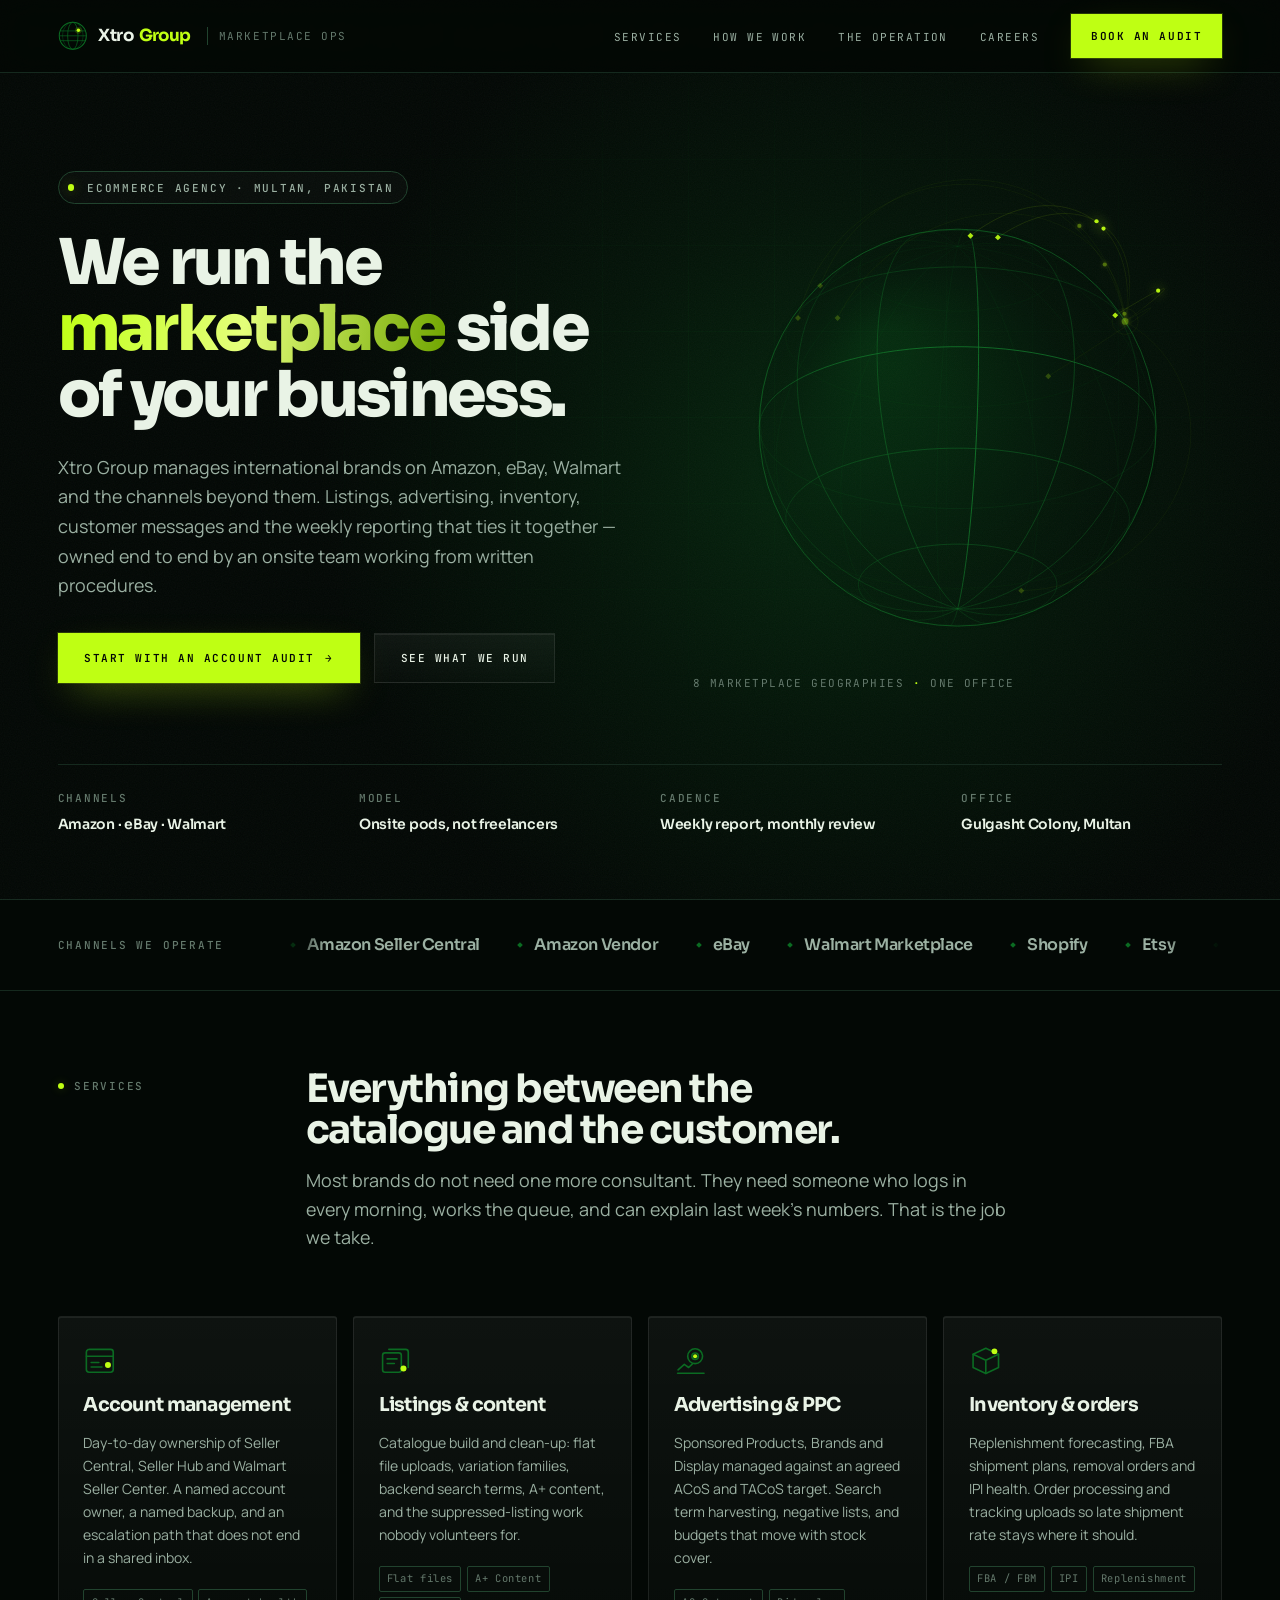
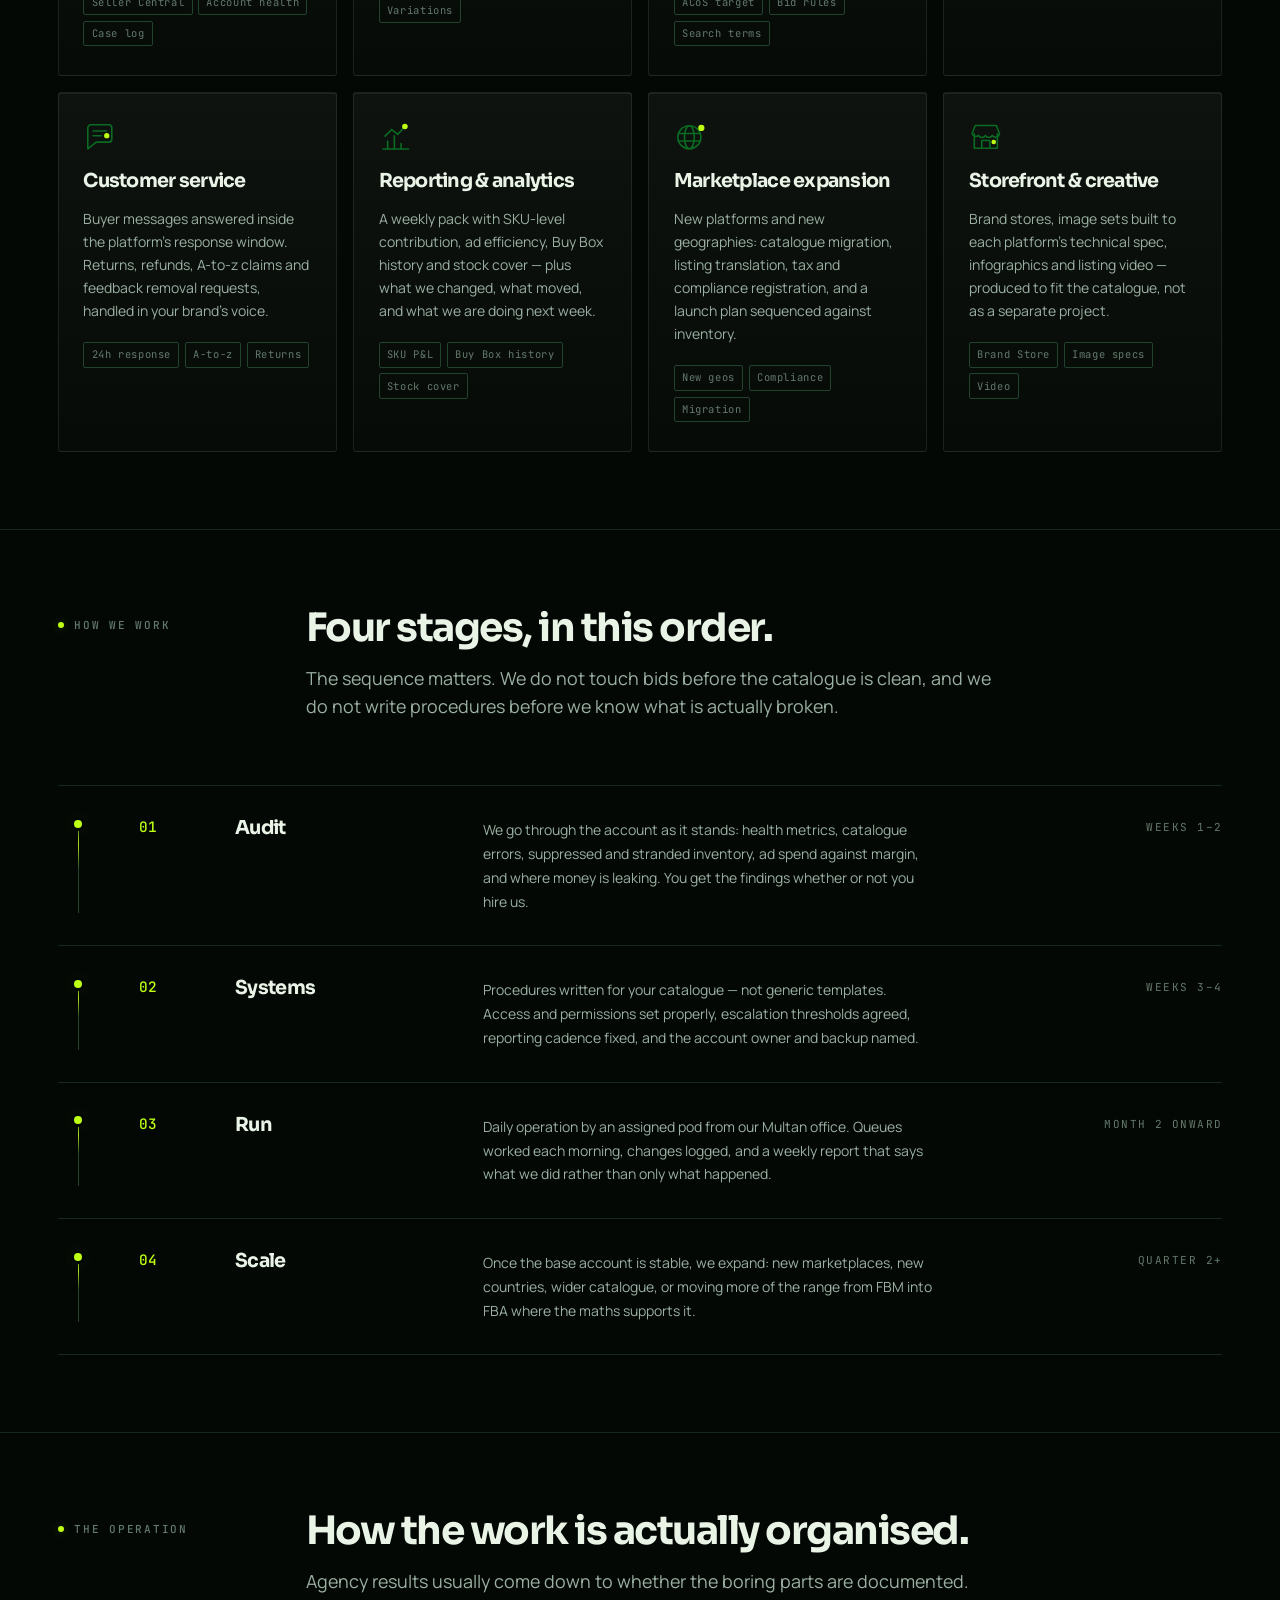
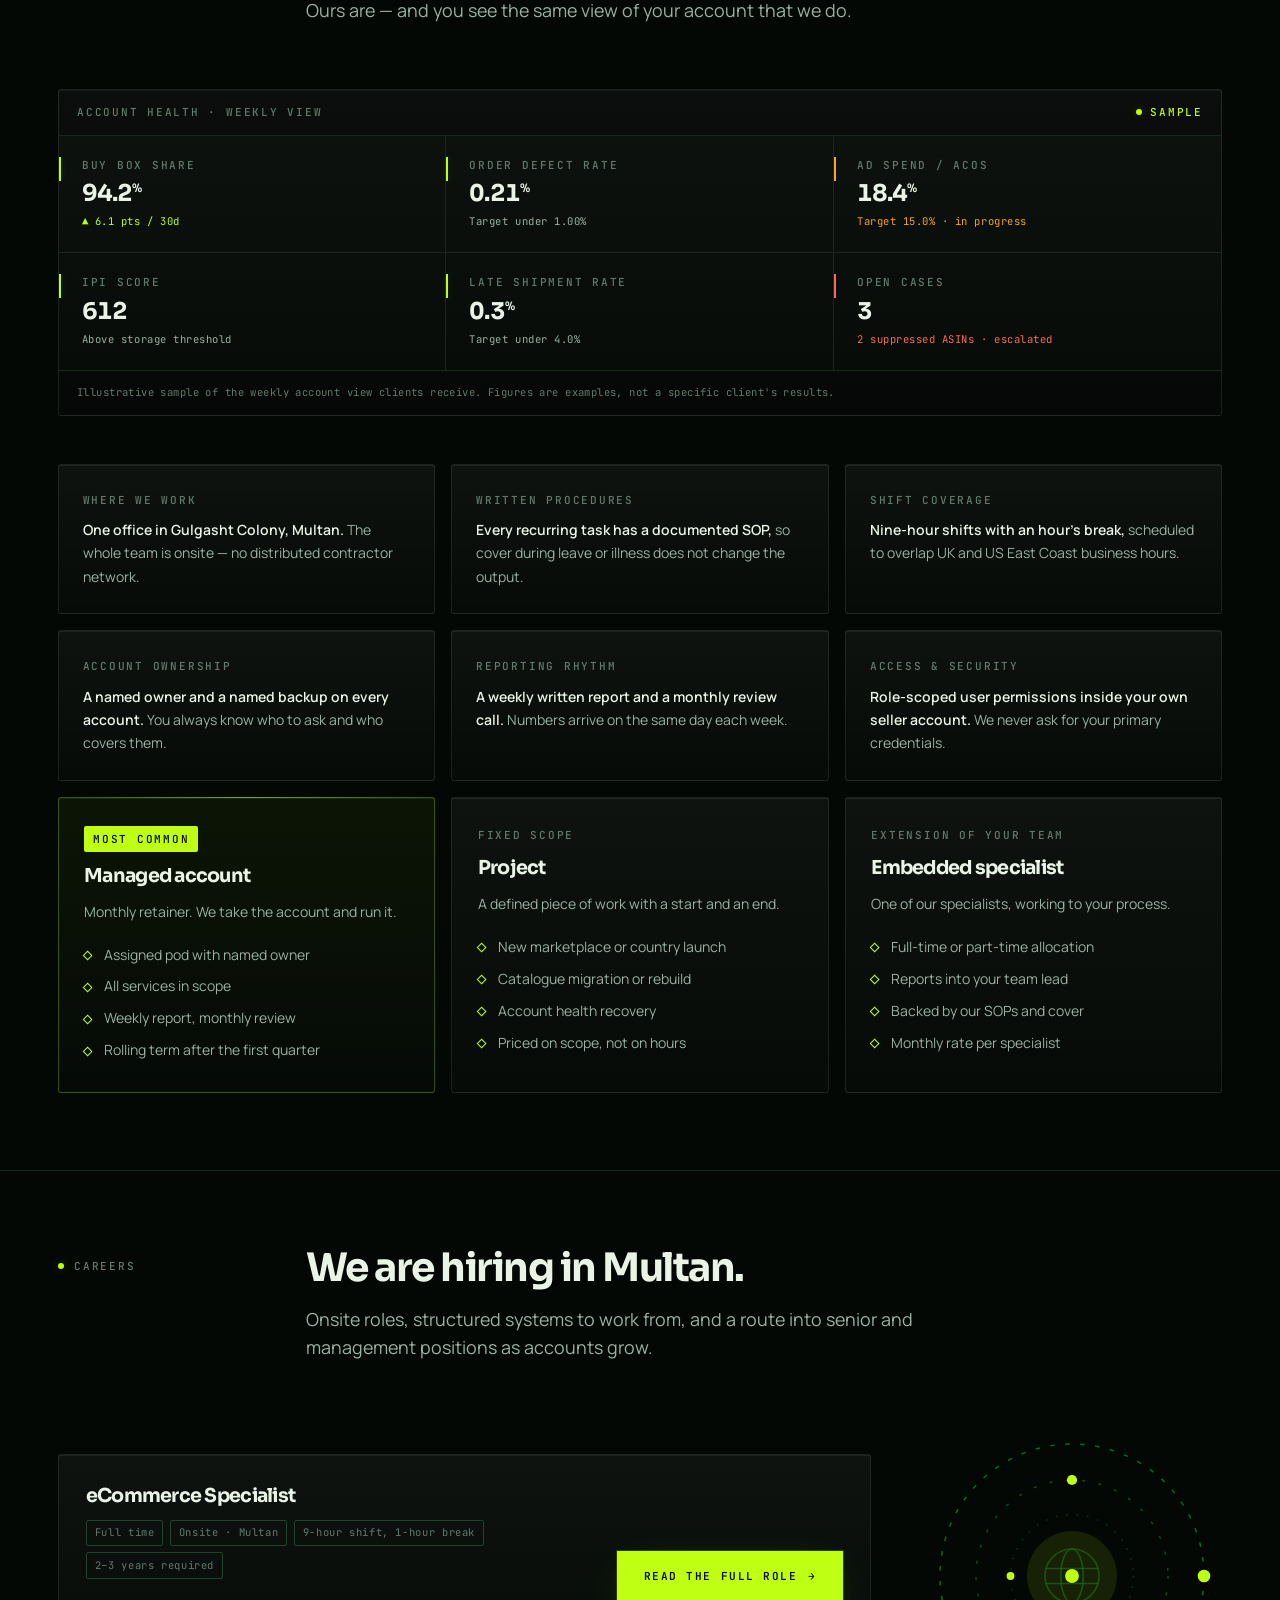
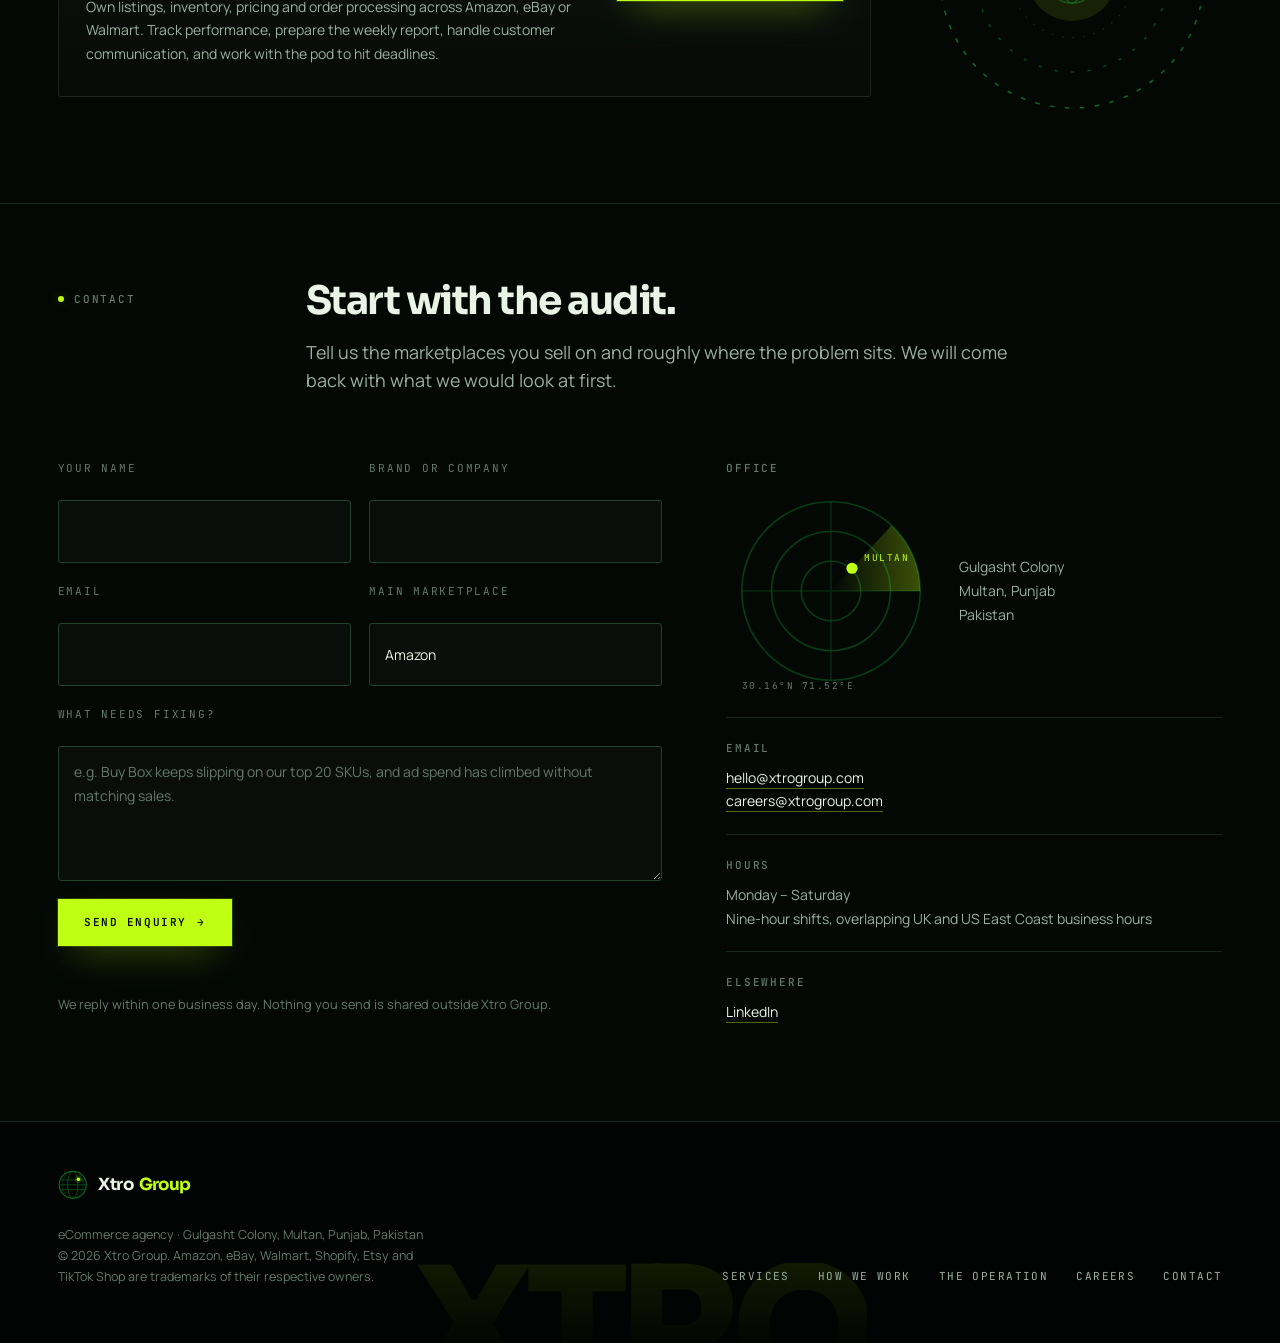
<file: index.html>
<!doctype html>
<html lang="en">
<head>
<meta charset="utf-8">
<meta name="viewport" content="width=device-width, initial-scale=1">
<title>Xtro Group | Amazon, eBay &amp; Walmart Agency in Multan</title>
<meta name="description" content="Xtro Group is an eCommerce agency in Multan managing international brands on Amazon, eBay, Walmart and beyond — listings, advertising, inventory, customer service and weekly reporting, run by an onsite team on documented systems.">
<meta name="theme-color" content="#030805">
<link rel="canonical" href="https://xtrogroup.com/">

<meta property="og:type" content="website">
<meta property="og:title" content="Xtro Group — marketplace operations for international brands">
<meta property="og:description" content="We run the marketplace side of your business: Amazon, eBay, Walmart. Onsite team in Multan, documented systems, weekly reporting.">
<meta property="og:locale" content="en_US">

<link rel="preconnect" href="https://fonts.googleapis.com">
<link rel="preconnect" href="https://fonts.gstatic.com" crossorigin>
<link rel="stylesheet" href="https://fonts.googleapis.com/css2?family=JetBrains+Mono:wght@400;500&family=Manrope:wght@400;500;600;700&family=Sora:wght@400;600;700;800&display=swap">
<link rel="stylesheet" href="assets/styles.css">
<link rel="icon" href="data:image/svg+xml,%3Csvg xmlns='http://www.w3.org/2000/svg' viewBox='0 0 40 40'%3E%3Crect width='40' height='40' fill='%23030805'/%3E%3Ccircle cx='20' cy='20' r='15' fill='none' stroke='%230B6B22' stroke-width='2'/%3E%3Cellipse cx='20' cy='20' rx='6' ry='15' fill='none' stroke='%230B6B22' stroke-width='1.6'/%3E%3Cpath d='M5.5 20h29' stroke='%230B6B22' stroke-width='1.6'/%3E%3Ccircle cx='26' cy='14' r='3' fill='%23BFFF13'/%3E%3C/svg%3E">
</head>
<body>
<a class="skip" href="#main">Skip to content</a>

<header class="masthead">
  <div class="shell masthead__row">
    <a class="wordmark" href="/" aria-label="Xtro Group — home">
      <svg class="wordmark__globe" aria-hidden="true" viewBox="0 0 40 40" fill="none">
        <circle cx="20" cy="20" r="18.3" stroke="#0B6B22" stroke-width="1.4"/>
        <ellipse cx="20" cy="20" rx="7" ry="18.3" stroke="#0B6B22" stroke-width="1.1" opacity=".85"/>
        <ellipse cx="20" cy="20" rx="14" ry="18.3" stroke="#0B6B22" stroke-width="1" opacity=".5"/>
        <path d="M3.1 13.4h33.8M1.7 20h36.6M3.1 26.6h33.8" stroke="#0B6B22" stroke-width="1.1" opacity=".8"/>
        <circle cx="27.6" cy="12.6" r="4.6" fill="#BFFF13" opacity=".16"/>
        <circle cx="27.6" cy="12.6" r="2.35" fill="#BFFF13"/>
      </svg>
      <span class="wordmark__name"><b>Xtro</b><span>Group</span></span>
      <span class="wordmark__sub">Marketplace Ops</span>
    </a>

    <nav class="nav" aria-label="Primary">
      <ul class="nav__links">
        <li><a class="nav__link" href="#services">Services</a></li>
        <li><a class="nav__link" href="#process">How we work</a></li>
        <li><a class="nav__link" href="#operation">The operation</a></li>
        <li><a class="nav__link" href="careers.html">Careers</a></li>
      </ul>
      <a class="btn btn--primary nav__cta" href="#contact">Book an audit</a>
      <button class="navtoggle" id="nav-toggle" type="button" aria-expanded="false" aria-controls="mobile-nav" aria-label="Open menu">
        <span></span><span></span><span></span>
      </button>
    </nav>
  </div>
</header>

<div class="mobilenav" id="mobile-nav" hidden>
  <div class="shell mobilenav__inner">
    <ul class="mobilenav__links">
      <li><a href="#services">Services <span>What we run</span></a></li>
      <li><a href="#process">How we work <span>Four stages</span></a></li>
      <li><a href="#operation">The operation <span>Inside Xtro</span></a></li>
      <li><a href="careers.html">Careers <span>1 open role</span></a></li>
      <li><a href="#contact">Contact <span>Multan, PK</span></a></li>
    </ul>
    <div class="mobilenav__foot">
      <a class="btn btn--primary" href="#contact">Book an audit <span class="btn__arrow" aria-hidden="true">→</span></a>
    </div>
  </div>
</div>

<main id="main">

  <!-- Hero ---------------------------------------------------------------->
  <section class="hero">
    <div class="hero__mesh" aria-hidden="true"></div>
    <div class="shell hero__inner">
      <div class="hero__grid">
        <div>
          <p class="mono hero__eyebrow">eCommerce agency · Multan, Pakistan</p>
          <h1 class="hero__title">We run the <span class="lit">marketplace</span> side of your business.</h1>
          <p class="hero__lead">
            Xtro Group manages international brands on Amazon, eBay, Walmart and the
            channels beyond them. Listings, advertising, inventory, customer messages
            and the weekly reporting that ties it together — owned end to end by an
            onsite team working from written procedures.
          </p>
          <div class="hero__actions">
            <a class="btn btn--primary" href="#contact">Start with an account audit <span class="btn__arrow" aria-hidden="true">→</span></a>
            <a class="btn" href="#services">See what we run</a>
          </div>
        </div>

        <!-- The logo's globe, made live: the marketplace geographies we
             operate in, every route running back to the Multan office. -->
        <div class="globe">
          <canvas id="globe" role="img"
            aria-label="Wireframe globe showing the marketplace geographies Xtro Group operates in — Seattle, Bentonville, Toronto, London, Berlin, Dubai, Tokyo and Sydney — each routed back to the office in Multan."></canvas>
          <p class="globe__legend">8 marketplace geographies <b>·</b> one office</p>
        </div>
      </div>

      <dl class="hero__meta">
        <div>
          <dt class="mono">Channels</dt>
          <dd>Amazon · eBay · Walmart</dd>
        </div>
        <div>
          <dt class="mono">Model</dt>
          <dd>Onsite pods, not freelancers</dd>
        </div>
        <div>
          <dt class="mono">Cadence</dt>
          <dd>Weekly report, monthly review</dd>
        </div>
        <div>
          <dt class="mono">Office</dt>
          <dd>Gulgasht Colony, Multan</dd>
        </div>
      </dl>
    </div>
  </section>

  <!-- Channel rail --------------------------------------------------------->
  <section class="band channels">
    <div class="shell channels__inner">
      <p class="mono channels__label">Channels we operate</p>
      <div class="marquee">
        <div class="marquee__track">
          <ul class="channels__list marquee__set"><li>Amazon Seller Central</li><li>Amazon Vendor</li><li>eBay</li><li>Walmart Marketplace</li><li>Shopify</li><li>Etsy</li><li>TikTok Shop</li></ul>
          <ul class="channels__list marquee__set" aria-hidden="true"><li>Amazon Seller Central</li><li>Amazon Vendor</li><li>eBay</li><li>Walmart Marketplace</li><li>Shopify</li><li>Etsy</li><li>TikTok Shop</li></ul>
        </div>
      </div>
    </div>
  </section>

  <!-- Services ------------------------------------------------------------->
  <section class="band" id="services">
    <div class="shell band__inner">
      <div class="rowhead">
        <p class="rowhead__label">Services</p>
        <div>
          <h2 class="rowhead__title">Everything between the catalogue and the customer.</h2>
          <p class="rowhead__note">
            Most brands do not need one more consultant. They need someone who logs in
            every morning, works the queue, and can explain last week's numbers. That is
            the job we take.
          </p>
        </div>
      </div>

      <div class="rowbody">
        <div class="services">

          <article class="card service">
            <svg class="icon" viewBox="0 0 28 28" aria-hidden="true"><rect data-stroke pathLength="100" x="2.8" y="4.5" width="22.4" height="19" rx="2.2"/><path data-stroke pathLength="100" d="M2.8 10.2h22.4"/><path data-stroke pathLength="100" d="M6.8 15.4h6.4M6.8 19.2h9"/><circle data-accent cx="20.8" cy="17.6" r="2.5"/></svg>
            <h3 class="service__name">Account management</h3>
            <p class="service__copy">
              Day-to-day ownership of Seller Central, Seller Hub and Walmart Seller
              Center. A named account owner, a named backup, and an escalation path
              that does not end in a shared inbox.
            </p>
            <ul class="service__terms"><li>Seller Central</li><li>Account health</li><li>Case log</li></ul>
          </article>

          <article class="card service">
            <svg class="icon" viewBox="0 0 28 28" aria-hidden="true"><rect data-stroke pathLength="100" x="3" y="7.4" width="15.6" height="16.1" rx="2"/><path data-stroke pathLength="100" d="M8.2 4.5h14a2.2 2.2 0 0 1 2.2 2.2v13.1"/><path data-stroke pathLength="100" d="M6.8 12.4h8.2M6.8 16.2h6"/><circle data-accent cx="20.4" cy="20.4" r="2.5"/></svg>
            <h3 class="service__name">Listings &amp; content</h3>
            <p class="service__copy">
              Catalogue build and clean-up: flat file uploads, variation families,
              backend search terms, A+ content, and the suppressed-listing work nobody
              volunteers for.
            </p>
            <ul class="service__terms"><li>Flat files</li><li>A+ Content</li><li>Variations</li></ul>
          </article>

          <article class="card service">
            <svg class="icon" viewBox="0 0 28 28" aria-hidden="true"><circle data-stroke pathLength="100" cx="17.6" cy="10.2" r="6.2"/><circle data-stroke pathLength="100" cx="17.6" cy="10.2" r="2.7"/><path data-stroke pathLength="100" d="M3 24.4h22"/><path data-stroke pathLength="100" d="M3.4 21.6 8.6 17l3.6 2.6 3.4-3.2"/><circle data-accent cx="17.6" cy="10.2" r="1.7"/></svg>
            <h3 class="service__name">Advertising &amp; PPC</h3>
            <p class="service__copy">
              Sponsored Products, Brands and Display managed against an agreed ACoS and
              TACoS target. Search term harvesting, negative lists, and budgets that
              move with stock cover.
            </p>
            <ul class="service__terms"><li>ACoS target</li><li>Bid rules</li><li>Search terms</li></ul>
          </article>

          <article class="card service">
            <svg class="icon" viewBox="0 0 28 28" aria-hidden="true"><path data-stroke pathLength="100" d="M14 3.6 24.6 8.6v10.9L14 24.5 3.4 19.5V8.6z"/><path data-stroke pathLength="100" d="M3.4 8.6 14 13.6l10.6-5M14 13.6v10.9"/><circle data-accent cx="21.2" cy="6.1" r="2.4"/></svg>
            <h3 class="service__name">Inventory &amp; orders</h3>
            <p class="service__copy">
              Replenishment forecasting, FBA shipment plans, removal orders and IPI
              health. Order processing and tracking uploads so late shipment rate stays
              where it should.
            </p>
            <ul class="service__terms"><li>FBA / FBM</li><li>IPI</li><li>Replenishment</li></ul>
          </article>

          <article class="card service">
            <svg class="icon" viewBox="0 0 28 28" aria-hidden="true"><path data-stroke pathLength="100" d="M4 6.6a2.6 2.6 0 0 1 2.6-2.6h14.8A2.6 2.6 0 0 1 24 6.6v9.2a2.6 2.6 0 0 1-2.6 2.6H11l-7 5.6z"/><path data-stroke pathLength="100" d="M8.4 9.2h11.2M8.4 13.1h6.8"/><circle data-accent cx="19.8" cy="13.1" r="2.2"/></svg>
            <h3 class="service__name">Customer service</h3>
            <p class="service__copy">
              Buyer messages answered inside the platform's response window. Returns,
              refunds, A-to-z claims and feedback removal requests, handled in your
              brand's voice.
            </p>
            <ul class="service__terms"><li>24h response</li><li>A-to-z</li><li>Returns</li></ul>
          </article>

          <article class="card service">
            <svg class="icon" viewBox="0 0 28 28" aria-hidden="true"><path data-stroke pathLength="100" d="M3.4 24.2h21.2"/><path data-stroke pathLength="100" d="M7.2 24.2v-6.6M12.8 24.2v-11M18.4 24.2v-4.6"/><path data-stroke pathLength="100" d="M5 13.4 10.6 8l5 4 6-6.6"/><circle data-accent cx="21.6" cy="5.4" r="2.3"/></svg>
            <h3 class="service__name">Reporting &amp; analytics</h3>
            <p class="service__copy">
              A weekly pack with SKU-level contribution, ad efficiency, Buy Box history
              and stock cover — plus what we changed, what moved, and what we are doing
              next week.
            </p>
            <ul class="service__terms"><li>SKU P&amp;L</li><li>Buy Box history</li><li>Stock cover</li></ul>
          </article>

          <article class="card service">
            <svg class="icon" viewBox="0 0 28 28" aria-hidden="true"><circle data-stroke pathLength="100" cx="12.8" cy="14.4" r="9.6"/><ellipse data-stroke pathLength="100" cx="12.8" cy="14.4" rx="4.1" ry="9.6"/><path data-stroke pathLength="100" d="M3.6 11.3h18.4M3.6 17.5h18.4"/><circle data-accent cx="22.8" cy="6.6" r="2.6"/></svg>
            <h3 class="service__name">Marketplace expansion</h3>
            <p class="service__copy">
              New platforms and new geographies: catalogue migration, listing
              translation, tax and compliance registration, and a launch plan sequenced
              against inventory.
            </p>
            <ul class="service__terms"><li>New geos</li><li>Compliance</li><li>Migration</li></ul>
          </article>

          <article class="card service">
            <svg class="icon" viewBox="0 0 28 28" aria-hidden="true"><path data-stroke pathLength="100" d="M4.4 11.6v11.9h19.2V11.6"/><path data-stroke pathLength="100" d="M2.6 11.2 5.2 4.6h17.6l2.6 6.6a3.3 3.3 0 0 1-6 1.7 3.3 3.3 0 0 1-5.7 0 3.3 3.3 0 0 1-5.7 0 3.3 3.3 0 0 1-5.4-1.7z"/><path data-stroke pathLength="100" d="M10.6 23.5v-6.4h6.8v6.4"/><circle data-accent cx="20.6" cy="18.4" r="1.9"/></svg>
            <h3 class="service__name">Storefront &amp; creative</h3>
            <p class="service__copy">
              Brand stores, image sets built to each platform's technical spec,
              infographics and listing video — produced to fit the catalogue, not as a
              separate project.
            </p>
            <ul class="service__terms"><li>Brand Store</li><li>Image specs</li><li>Video</li></ul>
          </article>

        </div>
      </div>
    </div>
  </section>

  <!-- Process -------------------------------------------------------------->
  <section class="band" id="process">
    <div class="shell band__inner">
      <div class="rowhead">
        <p class="rowhead__label">How we work</p>
        <div>
          <h2 class="rowhead__title">Four stages, in this order.</h2>
          <p class="rowhead__note">
            The sequence matters. We do not touch bids before the catalogue is clean,
            and we do not write procedures before we know what is actually broken.
          </p>
        </div>
      </div>

      <div class="rowbody">
        <ol class="steps">
          <li class="step">
            <span class="step__rail" style="--delay:0s" aria-hidden="true"></span>
            <span class="step__node" aria-hidden="true"></span>
            <span class="step__n num">01</span>
            <h3 class="step__name">Audit</h3>
            <p class="step__copy">
              We go through the account as it stands: health metrics, catalogue errors,
              suppressed and stranded inventory, ad spend against margin, and where
              money is leaking. You get the findings whether or not you hire us.
            </p>
            <span class="step__when">Weeks 1–2</span>
          </li>

          <li class="step">
            <span class="step__rail" style="--delay:.9s" aria-hidden="true"></span>
            <span class="step__node" aria-hidden="true"></span>
            <span class="step__n num">02</span>
            <h3 class="step__name">Systems</h3>
            <p class="step__copy">
              Procedures written for your catalogue — not generic templates. Access and
              permissions set properly, escalation thresholds agreed, reporting cadence
              fixed, and the account owner and backup named.
            </p>
            <span class="step__when">Weeks 3–4</span>
          </li>

          <li class="step">
            <span class="step__rail" style="--delay:1.8s" aria-hidden="true"></span>
            <span class="step__node" aria-hidden="true"></span>
            <span class="step__n num">03</span>
            <h3 class="step__name">Run</h3>
            <p class="step__copy">
              Daily operation by an assigned pod from our Multan office. Queues worked
              each morning, changes logged, and a weekly report that says what we did
              rather than only what happened.
            </p>
            <span class="step__when">Month 2 onward</span>
          </li>

          <li class="step">
            <span class="step__rail" style="--delay:2.7s" aria-hidden="true"></span>
            <span class="step__node" aria-hidden="true"></span>
            <span class="step__n num">04</span>
            <h3 class="step__name">Scale</h3>
            <p class="step__copy">
              Once the base account is stable, we expand: new marketplaces, new
              countries, wider catalogue, or moving more of the range from FBM into FBA
              where the maths supports it.
            </p>
            <span class="step__when">Quarter 2+</span>
          </li>
        </ol>
      </div>
    </div>
  </section>

  <!-- The operation --------------------------------------------------------->
  <section class="band" id="operation">
    <div class="shell band__inner">
      <div class="rowhead">
        <p class="rowhead__label">The operation</p>
        <div>
          <h2 class="rowhead__title">How the work is actually organised.</h2>
          <p class="rowhead__note">
            Agency results usually come down to whether the boring parts are documented.
            Ours are — and you see the same view of your account that we do.
          </p>
        </div>
      </div>

      <div class="rowbody">
        <!-- The instrument of the trade. -->
        <figure class="card console" style="margin:0 0 clamp(2rem,4vw,3rem)">
          <figcaption class="console__bar">
            <span class="mono">Account health · weekly view</span>
            <span class="mono console__live">Sample</span>
          </figcaption>

          <div class="metrics">
            <div class="metric" data-state="ok">
              <span class="mono metric__label">Buy Box share</span>
              <span class="metric__value">94.2<sup>%</sup></span>
              <span class="metric__delta is-ok">▲ 6.1 pts / 30d</span>
            </div>
            <div class="metric" data-state="ok">
              <span class="mono metric__label">Order defect rate</span>
              <span class="metric__value">0.21<sup>%</sup></span>
              <span class="metric__delta">Target under 1.00%</span>
            </div>
            <div class="metric" data-state="watch">
              <span class="mono metric__label">Ad spend / ACoS</span>
              <span class="metric__value">18.4<sup>%</sup></span>
              <span class="metric__delta is-watch">Target 15.0% · in progress</span>
            </div>
            <div class="metric" data-state="ok">
              <span class="mono metric__label">IPI score</span>
              <span class="metric__value">612</span>
              <span class="metric__delta">Above storage threshold</span>
            </div>
            <div class="metric" data-state="ok">
              <span class="mono metric__label">Late shipment rate</span>
              <span class="metric__value">0.3<sup>%</sup></span>
              <span class="metric__delta">Target under 4.0%</span>
            </div>
            <div class="metric" data-state="risk">
              <span class="mono metric__label">Open cases</span>
              <span class="metric__value">3</span>
              <span class="metric__delta is-risk">2 suppressed ASINs · escalated</span>
            </div>
          </div>

          <p class="console__foot">
            Illustrative sample of the weekly account view clients receive. Figures are
            examples, not a specific client's results.
          </p>
        </figure>

        <div class="facts">
          <div class="card fact">
            <p class="mono fact__k">Where we work</p>
            <p class="fact__v"><strong>One office in Gulgasht Colony, Multan.</strong> The whole team is onsite — no distributed contractor network.</p>
          </div>
          <div class="card fact">
            <p class="mono fact__k">Written procedures</p>
            <p class="fact__v"><strong>Every recurring task has a documented SOP,</strong> so cover during leave or illness does not change the output.</p>
          </div>
          <div class="card fact">
            <p class="mono fact__k">Shift coverage</p>
            <p class="fact__v"><strong>Nine-hour shifts with an hour's break,</strong> scheduled to overlap UK and US East Coast business hours.</p>
          </div>
          <div class="card fact">
            <p class="mono fact__k">Account ownership</p>
            <p class="fact__v"><strong>A named owner and a named backup on every account.</strong> You always know who to ask and who covers them.</p>
          </div>
          <div class="card fact">
            <p class="mono fact__k">Reporting rhythm</p>
            <p class="fact__v"><strong>A weekly written report and a monthly review call.</strong> Numbers arrive on the same day each week.</p>
          </div>
          <div class="card fact">
            <p class="mono fact__k">Access &amp; security</p>
            <p class="fact__v"><strong>Role-scoped user permissions inside your own seller account.</strong> We never ask for your primary credentials.</p>
          </div>
        </div>

        <div class="engagements" style="margin-top:1rem">
          <article class="card engagement engagement--lead">
            <p class="mono engagement__tag">Most common</p>
            <h3 class="engagement__name">Managed account</h3>
            <p class="engagement__copy">Monthly retainer. We take the account and run it.</p>
            <ul class="engagement__list">
              <li>Assigned pod with named owner</li>
              <li>All services in scope</li>
              <li>Weekly report, monthly review</li>
              <li>Rolling term after the first quarter</li>
            </ul>
          </article>

          <article class="card engagement">
            <p class="mono engagement__tag">Fixed scope</p>
            <h3 class="engagement__name">Project</h3>
            <p class="engagement__copy">A defined piece of work with a start and an end.</p>
            <ul class="engagement__list">
              <li>New marketplace or country launch</li>
              <li>Catalogue migration or rebuild</li>
              <li>Account health recovery</li>
              <li>Priced on scope, not on hours</li>
            </ul>
          </article>

          <article class="card engagement">
            <p class="mono engagement__tag">Extension of your team</p>
            <h3 class="engagement__name">Embedded specialist</h3>
            <p class="engagement__copy">One of our specialists, working to your process.</p>
            <ul class="engagement__list">
              <li>Full-time or part-time allocation</li>
              <li>Reports into your team lead</li>
              <li>Backed by our SOPs and cover</li>
              <li>Monthly rate per specialist</li>
            </ul>
          </article>
        </div>
      </div>
    </div>
  </section>

  <!-- Careers --------------------------------------------------------------->
  <section class="band" id="careers">
    <div class="shell band__inner">
      <div class="rowhead">
        <p class="rowhead__label">Careers</p>
        <div>
          <h2 class="rowhead__title">We are hiring in Multan.</h2>
          <p class="rowhead__note">
            Onsite roles, structured systems to work from, and a route into senior and
            management positions as accounts grow.
          </p>
        </div>
      </div>

      <div class="rowbody careers__grid">
        <article class="card role">
          <div>
            <h3 class="role__title">eCommerce Specialist</h3>
            <ul class="role__meta">
              <li>Full time</li>
              <li>Onsite · Multan</li>
              <li>9-hour shift, 1-hour break</li>
              <li>2–3 years required</li>
            </ul>
            <p class="role__copy">
              Own listings, inventory, pricing and order processing across Amazon, eBay
              or Walmart. Track performance, prepare the weekly report, handle customer
              communication, and work with the pod to hit deadlines.
            </p>
          </div>
          <a class="btn btn--primary" href="careers.html">Read the full role <span class="btn__arrow" aria-hidden="true">→</span></a>
        </article>

        <div class="orbit" aria-hidden="true">
          <svg viewBox="0 0 200 200">
            <circle class="orbit__ring orbit__ring--a" cx="100" cy="100" r="88"/>
            <circle class="orbit__ring orbit__ring--b" cx="100" cy="100" r="64"/>
            <circle class="orbit__ring orbit__ring--c" cx="100" cy="100" r="41"/>
            <circle class="orbit__body" cx="100" cy="100" r="18"/>
            <ellipse class="orbit__body" cx="100" cy="100" rx="7.5" ry="18"/>
            <path class="orbit__body" d="M82.4 95h35.2M82.4 105h35.2"/>
            <circle class="orbit__halo" cx="100" cy="100" r="30"/>
            <circle class="orbit__core" cx="100" cy="100" r="4.6"/>
            <g class="orbit__sat orbit__sat--a"><circle cx="188" cy="100" r="4.2"/></g>
            <g class="orbit__sat orbit__sat--b"><circle cx="100" cy="36" r="3.4"/></g>
            <g class="orbit__sat orbit__sat--a"><circle cx="59" cy="100" r="2.6"/></g>
          </svg>
        </div>
      </div>
    </div>
  </section>

  <!-- Contact --------------------------------------------------------------->
  <section class="band" id="contact">
    <div class="shell band__inner">
      <div class="rowhead">
        <p class="rowhead__label">Contact</p>
        <div>
          <h2 class="rowhead__title">Start with the audit.</h2>
          <p class="rowhead__note">
            Tell us the marketplaces you sell on and roughly where the problem sits.
            We will come back with what we would look at first.
          </p>
        </div>
      </div>

      <div class="rowbody">
        <div class="contact__grid">
          <form class="form" id="enquiry" action="mailto:hello@xtrogroup.com" method="post" enctype="text/plain">
            <div class="form__row">
              <div class="field">
                <label for="f-name">Your name</label>
                <input id="f-name" name="name" type="text" autocomplete="name" required>
              </div>
              <div class="field">
                <label for="f-company">Brand or company</label>
                <input id="f-company" name="company" type="text" autocomplete="organization" required>
              </div>
            </div>

            <div class="form__row">
              <div class="field">
                <label for="f-email">Email</label>
                <input id="f-email" name="email" type="email" autocomplete="email" required>
              </div>
              <div class="field">
                <label for="f-channel">Main marketplace</label>
                <select id="f-channel" name="channel">
                  <option>Amazon</option>
                  <option>eBay</option>
                  <option>Walmart</option>
                  <option>Shopify</option>
                  <option>More than one</option>
                  <option>Not selling yet</option>
                </select>
              </div>
            </div>

            <div class="field">
              <label for="f-message">What needs fixing?</label>
              <textarea id="f-message" name="message" placeholder="e.g. Buy Box keeps slipping on our top 20 SKUs, and ad spend has climbed without matching sales."></textarea>
            </div>

            <div>
              <button class="btn btn--primary" type="submit">Send enquiry <span class="btn__arrow" aria-hidden="true">→</span></button>
            </div>

            <p class="form__note">
              We reply within one business day. Nothing you send is shared outside Xtro Group.
            </p>
          </form>

          <div class="contactcard">
            <div class="contactcard__block">
              <p class="mono contactcard__k">Office</p>
              <div class="locator">
                <div class="radar" aria-hidden="true">
                  <svg viewBox="0 0 120 120">
                    <defs>
                      <linearGradient id="sweepGrad" x1="0" y1="0" x2="1" y2="0">
                        <stop offset="0%" stop-color="#BFFF13" stop-opacity="0"/>
                        <stop offset="100%" stop-color="#BFFF13" stop-opacity=".3"/>
                      </linearGradient>
                    </defs>
                    <circle class="radar__grid" cx="60" cy="60" r="51"/>
                    <circle class="radar__grid" cx="60" cy="60" r="34"/>
                    <circle class="radar__grid" cx="60" cy="60" r="17"/>
                    <path class="radar__cross" d="M9 60h102M60 9v102"/>
                    <g class="radar__sweep"><path d="M60 60 111 60A51 51 0 0 0 94.5 22.5Z" fill="url(#sweepGrad)"/></g>
                    <circle class="radar__blip" cx="72" cy="47" r="3.2"/>
                    <text class="radar__label radar__label--lit" x="79" y="43">MULTAN</text>
                    <text class="radar__label" x="9" y="116">30.16&#176;N 71.52&#176;E</text>
                  </svg>
                </div>
                <p class="contactcard__v">Gulgasht Colony<br>Multan, Punjab<br>Pakistan</p>
              </div>
            </div>
            <div class="contactcard__block">
              <p class="mono contactcard__k">Email</p>
              <p class="contactcard__v">
                <a href="mailto:hello@xtrogroup.com">hello@xtrogroup.com</a><br>
                <a href="mailto:careers@xtrogroup.com">careers@xtrogroup.com</a>
              </p>
            </div>
            <div class="contactcard__block">
              <p class="mono contactcard__k">Hours</p>
              <p class="contactcard__v">Monday – Saturday<br>Nine-hour shifts, overlapping UK and US East Coast business hours</p>
            </div>
            <div class="contactcard__block">
              <p class="mono contactcard__k">Elsewhere</p>
              <p class="contactcard__v"><a href="https://pk.linkedin.com/company/xtro-group">LinkedIn</a></p>
            </div>
          </div>
        </div>
      </div>
    </div>
  </section>

</main>

<footer class="foot">
  <p class="foot__ghost" aria-hidden="true">XTRO</p>
  <div class="shell foot__inner">
    <div>
      <a class="wordmark" href="/" aria-label="Xtro Group — home">
        <svg class="wordmark__globe" aria-hidden="true" viewBox="0 0 40 40" fill="none">
          <circle cx="20" cy="20" r="18.3" stroke="#0B6B22" stroke-width="1.4"/>
          <ellipse cx="20" cy="20" rx="7" ry="18.3" stroke="#0B6B22" stroke-width="1.1" opacity=".85"/>
          <ellipse cx="20" cy="20" rx="14" ry="18.3" stroke="#0B6B22" stroke-width="1" opacity=".5"/>
          <path d="M3.1 13.4h33.8M1.7 20h36.6M3.1 26.6h33.8" stroke="#0B6B22" stroke-width="1.1" opacity=".8"/>
          <circle cx="27.6" cy="12.6" r="4.6" fill="#BFFF13" opacity=".16"/>
          <circle cx="27.6" cy="12.6" r="2.35" fill="#BFFF13"/>
        </svg>
        <span class="wordmark__name"><b>Xtro</b><span>Group</span></span>
      </a>
      <p class="foot__legal">
        eCommerce agency · Gulgasht Colony, Multan, Punjab, Pakistan<br>
        &copy; <span id="year">2026</span> Xtro Group. Amazon, eBay, Walmart, Shopify, Etsy and
        TikTok Shop are trademarks of their respective owners.
      </p>
    </div>
    <ul class="foot__links">
      <li><a href="#services">Services</a></li>
      <li><a href="#process">How we work</a></li>
      <li><a href="#operation">The operation</a></li>
      <li><a href="careers.html">Careers</a></li>
      <li><a href="#contact">Contact</a></li>
    </ul>
  </div>
</footer>

<script src="assets/app.js"></script>
</body>
</html>
</file>
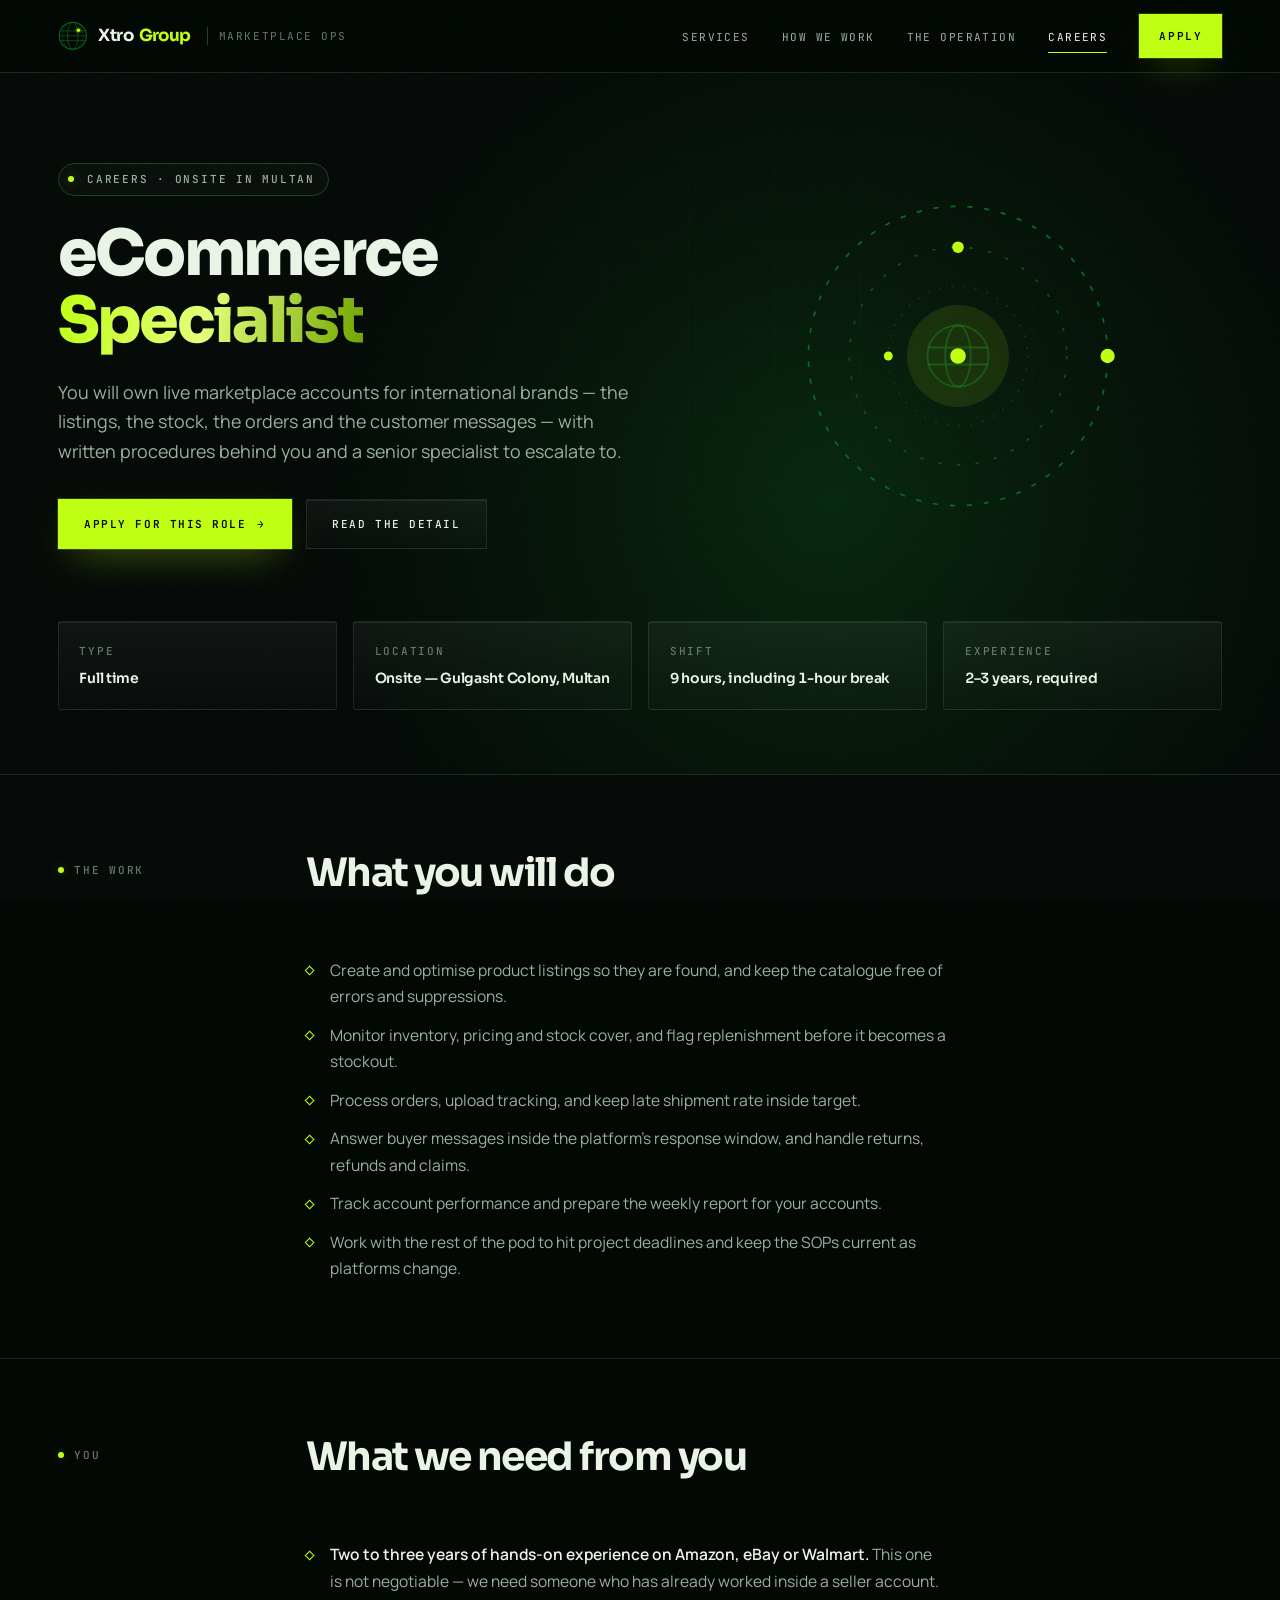
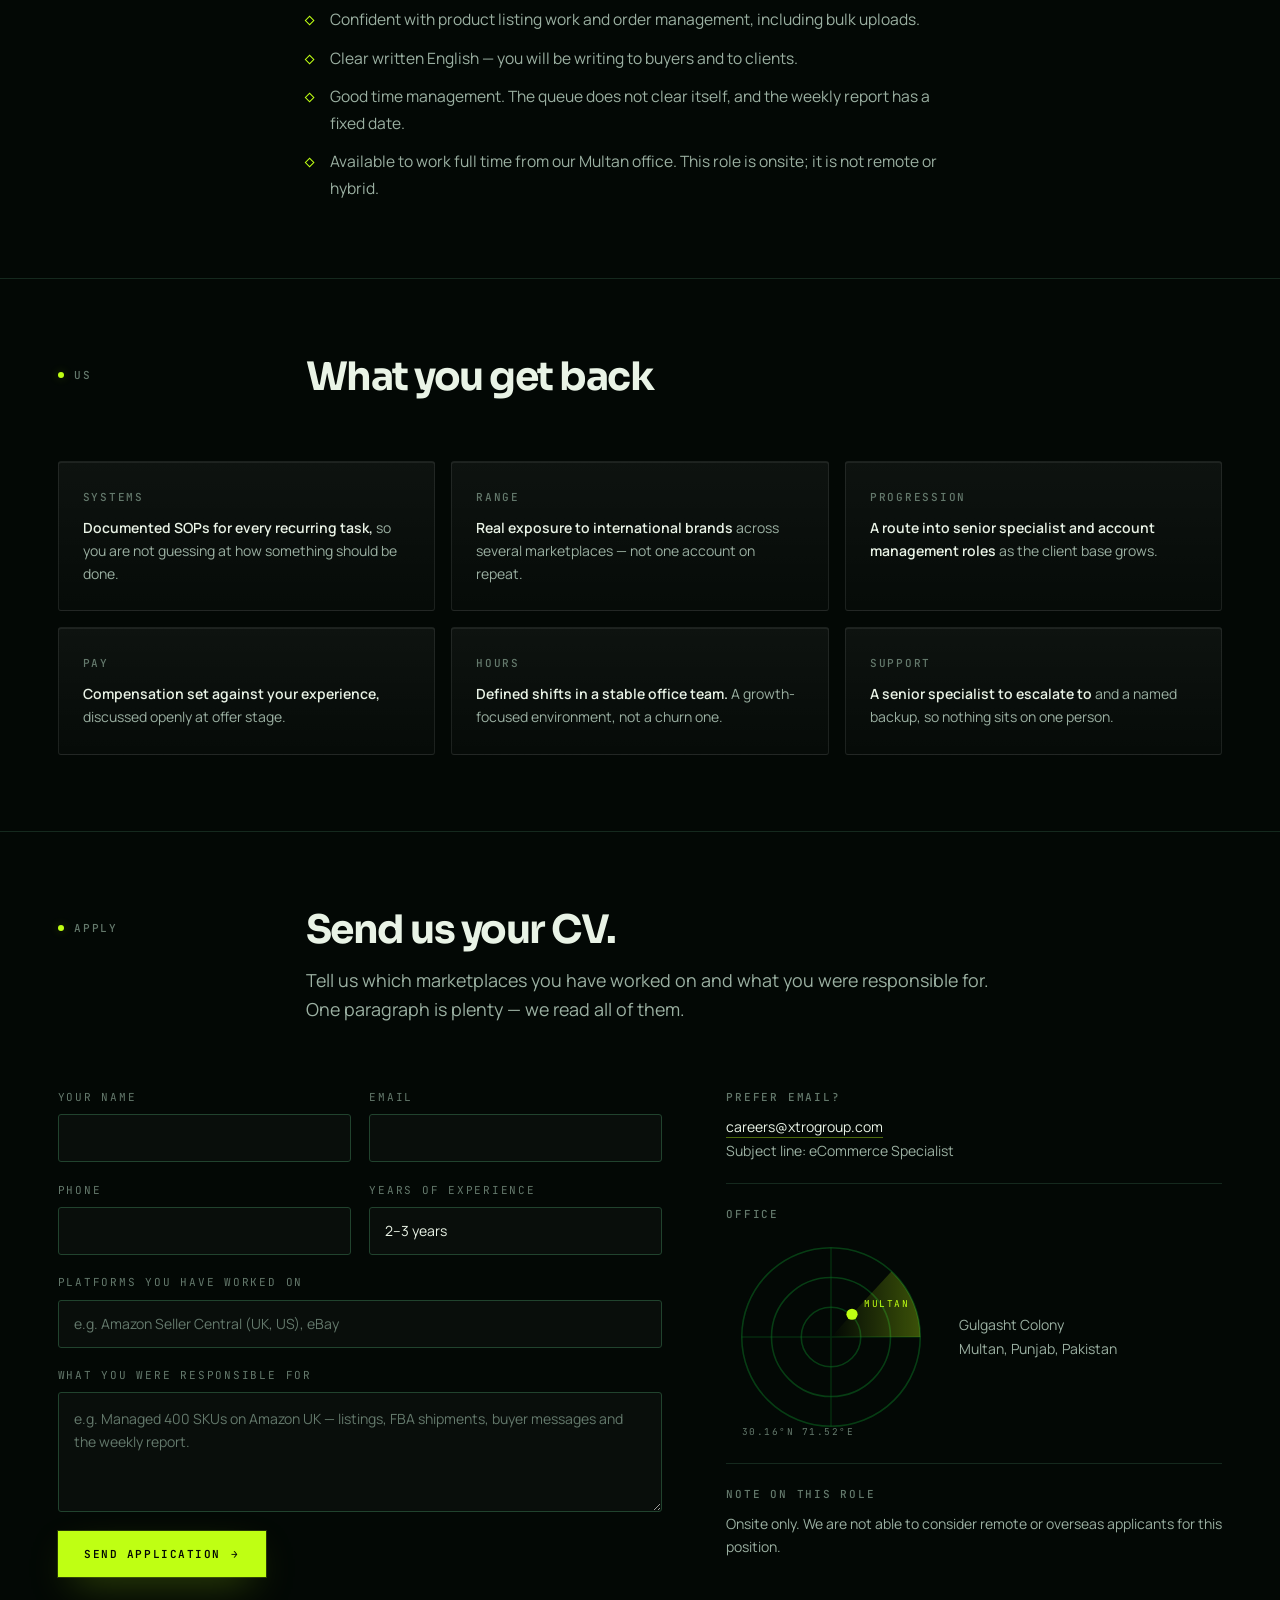
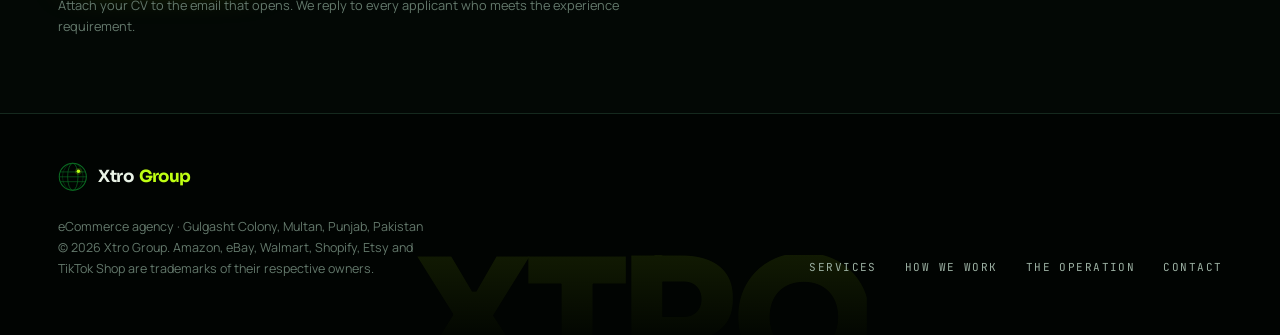
<file: careers.html>
<!doctype html>
<html lang="en">
<head>
<meta charset="utf-8">
<meta name="viewport" content="width=device-width, initial-scale=1">
<title>Careers at Xtro Group | eCommerce Specialist, Multan</title>
<meta name="description" content="Open roles at Xtro Group in Multan. eCommerce Specialist — full time, onsite, 2–3 years on Amazon, eBay or Walmart required.">
<meta name="theme-color" content="#030805">

<link rel="preconnect" href="https://fonts.googleapis.com">
<link rel="preconnect" href="https://fonts.gstatic.com" crossorigin>
<link rel="stylesheet" href="https://fonts.googleapis.com/css2?family=JetBrains+Mono:wght@400;500&family=Manrope:wght@400;500;600;700&family=Sora:wght@400;600;700;800&display=swap">
<link rel="stylesheet" href="assets/styles.css">
<link rel="icon" href="data:image/svg+xml,%3Csvg xmlns='http://www.w3.org/2000/svg' viewBox='0 0 40 40'%3E%3Crect width='40' height='40' fill='%23030805'/%3E%3Ccircle cx='20' cy='20' r='15' fill='none' stroke='%230B6B22' stroke-width='2'/%3E%3Cellipse cx='20' cy='20' rx='6' ry='15' fill='none' stroke='%230B6B22' stroke-width='1.6'/%3E%3Cpath d='M5.5 20h29' stroke='%230B6B22' stroke-width='1.6'/%3E%3Ccircle cx='26' cy='14' r='3' fill='%23BFFF13'/%3E%3C/svg%3E">
</head>
<body>
<a class="skip" href="#main">Skip to content</a>

<header class="masthead">
  <div class="shell masthead__row">
    <a class="wordmark" href="index.html" aria-label="Xtro Group — home">
      <svg class="wordmark__globe" aria-hidden="true" viewBox="0 0 40 40" fill="none">
        <circle cx="20" cy="20" r="18.3" stroke="#0B6B22" stroke-width="1.4"/>
        <ellipse cx="20" cy="20" rx="7" ry="18.3" stroke="#0B6B22" stroke-width="1.1" opacity=".85"/>
        <ellipse cx="20" cy="20" rx="14" ry="18.3" stroke="#0B6B22" stroke-width="1" opacity=".5"/>
        <path d="M3.1 13.4h33.8M1.7 20h36.6M3.1 26.6h33.8" stroke="#0B6B22" stroke-width="1.1" opacity=".8"/>
        <circle cx="27.6" cy="12.6" r="4.6" fill="#BFFF13" opacity=".16"/>
        <circle cx="27.6" cy="12.6" r="2.35" fill="#BFFF13"/>
      </svg>
      <span class="wordmark__name"><b>Xtro</b><span>Group</span></span>
      <span class="wordmark__sub">Marketplace Ops</span>
    </a>

    <nav class="nav" aria-label="Primary">
      <ul class="nav__links">
        <li><a class="nav__link" href="index.html#services">Services</a></li>
        <li><a class="nav__link" href="index.html#process">How we work</a></li>
        <li><a class="nav__link" href="index.html#operation">The operation</a></li>
        <li><a class="nav__link" href="careers.html" aria-current="page">Careers</a></li>
      </ul>
      <a class="btn btn--primary nav__cta" href="#apply">Apply</a>
      <button class="navtoggle" id="nav-toggle" type="button" aria-expanded="false" aria-controls="mobile-nav" aria-label="Open menu">
        <span></span><span></span><span></span>
      </button>
    </nav>
  </div>
</header>

<div class="mobilenav" id="mobile-nav" hidden>
  <div class="shell mobilenav__inner">
    <ul class="mobilenav__links">
      <li><a href="index.html#services">Services <span>What we run</span></a></li>
      <li><a href="index.html#process">How we work <span>Four stages</span></a></li>
      <li><a href="index.html#operation">The operation <span>Inside Xtro</span></a></li>
      <li><a href="careers.html">Careers <span>1 open role</span></a></li>
      <li><a href="index.html#contact">Contact <span>Multan, PK</span></a></li>
    </ul>
    <div class="mobilenav__foot">
      <a class="btn btn--primary" href="#apply">Apply for this role <span class="btn__arrow" aria-hidden="true">→</span></a>
    </div>
  </div>
</div>

<main id="main">

  <section class="hero">
    <div class="hero__mesh" aria-hidden="true"></div>
    <div class="shell hero__inner">
      <div class="hero__grid">
        <div>
          <p class="mono hero__eyebrow">Careers · Onsite in Multan</p>
          <h1 class="hero__title">eCommerce <span class="lit">Specialist</span></h1>
          <p class="hero__lead">
            You will own live marketplace accounts for international brands — the
            listings, the stock, the orders and the customer messages — with written
            procedures behind you and a senior specialist to escalate to.
          </p>
          <div class="hero__actions">
            <a class="btn btn--primary" href="#apply">Apply for this role <span class="btn__arrow" aria-hidden="true">→</span></a>
            <a class="btn" href="#detail">Read the detail</a>
          </div>
        </div>

        <div class="orbit" aria-hidden="true" style="max-width:340px">
          <svg viewBox="0 0 200 200">
            <circle class="orbit__ring orbit__ring--a" cx="100" cy="100" r="88"/>
            <circle class="orbit__ring orbit__ring--b" cx="100" cy="100" r="64"/>
            <circle class="orbit__ring orbit__ring--c" cx="100" cy="100" r="41"/>
            <circle class="orbit__body" cx="100" cy="100" r="18"/>
            <ellipse class="orbit__body" cx="100" cy="100" rx="7.5" ry="18"/>
            <path class="orbit__body" d="M82.4 95h35.2M82.4 105h35.2"/>
            <circle class="orbit__halo" cx="100" cy="100" r="30"/>
            <circle class="orbit__core" cx="100" cy="100" r="4.6"/>
            <g class="orbit__sat orbit__sat--a"><circle cx="188" cy="100" r="4.2"/></g>
            <g class="orbit__sat orbit__sat--b"><circle cx="100" cy="36" r="3.4"/></g>
            <g class="orbit__sat orbit__sat--a"><circle cx="59" cy="100" r="2.6"/></g>
          </svg>
        </div>
      </div>

      <div class="rolespec" style="margin-top:clamp(3rem,6vw,4.5rem)">
        <div class="card rolespec__cell">
          <p class="mono rolespec__k">Type</p>
          <p class="rolespec__v">Full time</p>
        </div>
        <div class="card rolespec__cell">
          <p class="mono rolespec__k">Location</p>
          <p class="rolespec__v">Onsite — Gulgasht Colony, Multan</p>
        </div>
        <div class="card rolespec__cell">
          <p class="mono rolespec__k">Shift</p>
          <p class="rolespec__v num">9 hours, including 1-hour break</p>
        </div>
        <div class="card rolespec__cell">
          <p class="mono rolespec__k">Experience</p>
          <p class="rolespec__v num">2–3 years, required</p>
        </div>
      </div>
    </div>
  </section>

  <section class="band" id="detail">
    <div class="shell band__inner">
      <div class="rowhead">
        <p class="rowhead__label">The work</p>
        <div><h2 class="rowhead__title">What you will do</h2></div>
      </div>
      <div class="rowbody rowbody--indent">
        <div class="prose">
          <ul>
            <li>Create and optimise product listings so they are found, and keep the catalogue free of errors and suppressions.</li>
            <li>Monitor inventory, pricing and stock cover, and flag replenishment before it becomes a stockout.</li>
            <li>Process orders, upload tracking, and keep late shipment rate inside target.</li>
            <li>Answer buyer messages inside the platform's response window, and handle returns, refunds and claims.</li>
            <li>Track account performance and prepare the weekly report for your accounts.</li>
            <li>Work with the rest of the pod to hit project deadlines and keep the SOPs current as platforms change.</li>
          </ul>
        </div>
      </div>
    </div>
  </section>

  <section class="band">
    <div class="shell band__inner">
      <div class="rowhead">
        <p class="rowhead__label">You</p>
        <div><h2 class="rowhead__title">What we need from you</h2></div>
      </div>
      <div class="rowbody rowbody--indent">
        <div class="prose">
          <ul>
            <li><strong>Two to three years of hands-on experience on Amazon, eBay or Walmart.</strong> This one is not negotiable — we need someone who has already worked inside a seller account.</li>
            <li>Confident with product listing work and order management, including bulk uploads.</li>
            <li>Clear written English — you will be writing to buyers and to clients.</li>
            <li>Good time management. The queue does not clear itself, and the weekly report has a fixed date.</li>
            <li>Available to work full time from our Multan office. This role is onsite; it is not remote or hybrid.</li>
          </ul>
        </div>
      </div>
    </div>
  </section>

  <section class="band">
    <div class="shell band__inner">
      <div class="rowhead">
        <p class="rowhead__label">Us</p>
        <div><h2 class="rowhead__title">What you get back</h2></div>
      </div>
      <div class="rowbody">
        <div class="facts">
          <div class="card fact">
            <p class="mono fact__k">Systems</p>
            <p class="fact__v"><strong>Documented SOPs for every recurring task,</strong> so you are not guessing at how something should be done.</p>
          </div>
          <div class="card fact">
            <p class="mono fact__k">Range</p>
            <p class="fact__v"><strong>Real exposure to international brands</strong> across several marketplaces — not one account on repeat.</p>
          </div>
          <div class="card fact">
            <p class="mono fact__k">Progression</p>
            <p class="fact__v"><strong>A route into senior specialist and account management roles</strong> as the client base grows.</p>
          </div>
          <div class="card fact">
            <p class="mono fact__k">Pay</p>
            <p class="fact__v"><strong>Compensation set against your experience,</strong> discussed openly at offer stage.</p>
          </div>
          <div class="card fact">
            <p class="mono fact__k">Hours</p>
            <p class="fact__v"><strong>Defined shifts in a stable office team.</strong> A growth-focused environment, not a churn one.</p>
          </div>
          <div class="card fact">
            <p class="mono fact__k">Support</p>
            <p class="fact__v"><strong>A senior specialist to escalate to</strong> and a named backup, so nothing sits on one person.</p>
          </div>
        </div>
      </div>
    </div>
  </section>

  <section class="band" id="apply">
    <div class="shell band__inner">
      <div class="rowhead">
        <p class="rowhead__label">Apply</p>
        <div>
          <h2 class="rowhead__title">Send us your CV.</h2>
          <p class="rowhead__note">
            Tell us which marketplaces you have worked on and what you were responsible
            for. One paragraph is plenty — we read all of them.
          </p>
        </div>
      </div>

      <div class="rowbody">
        <div class="contact__grid">
          <form class="form" id="application" action="mailto:careers@xtrogroup.com" method="post" enctype="text/plain">
            <div class="form__row">
              <div class="field">
                <label for="a-name">Your name</label>
                <input id="a-name" name="name" type="text" autocomplete="name" required>
              </div>
              <div class="field">
                <label for="a-email">Email</label>
                <input id="a-email" name="email" type="email" autocomplete="email" required>
              </div>
            </div>

            <div class="form__row">
              <div class="field">
                <label for="a-phone">Phone</label>
                <input id="a-phone" name="phone" type="tel" autocomplete="tel">
              </div>
              <div class="field">
                <label for="a-years">Years of experience</label>
                <select id="a-years" name="years">
                  <option>Under 2 years</option>
                  <option selected>2–3 years</option>
                  <option>3–5 years</option>
                  <option>5+ years</option>
                </select>
              </div>
            </div>

            <div class="field">
              <label for="a-platforms">Platforms you have worked on</label>
              <input id="a-platforms" name="platforms" type="text" placeholder="e.g. Amazon Seller Central (UK, US), eBay">
            </div>

            <div class="field">
              <label for="a-about">What you were responsible for</label>
              <textarea id="a-about" name="about" placeholder="e.g. Managed 400 SKUs on Amazon UK — listings, FBA shipments, buyer messages and the weekly report."></textarea>
            </div>

            <div>
              <button class="btn btn--primary" type="submit">Send application <span class="btn__arrow" aria-hidden="true">→</span></button>
            </div>

            <p class="form__note">
              Attach your CV to the email that opens. We reply to every applicant who
              meets the experience requirement.
            </p>
          </form>

          <div class="contactcard">
            <div class="contactcard__block">
              <p class="mono contactcard__k">Prefer email?</p>
              <p class="contactcard__v">
                <a href="mailto:careers@xtrogroup.com?subject=eCommerce%20Specialist%20application">careers@xtrogroup.com</a><br>
                Subject line: eCommerce Specialist
              </p>
            </div>
            <div class="contactcard__block">
              <p class="mono contactcard__k">Office</p>
              <div class="locator">
                <div class="radar" aria-hidden="true">
                  <svg viewBox="0 0 120 120">
                    <defs>
                      <linearGradient id="sweepGradB" x1="0" y1="0" x2="1" y2="0">
                        <stop offset="0%" stop-color="#BFFF13" stop-opacity="0"/>
                        <stop offset="100%" stop-color="#BFFF13" stop-opacity=".3"/>
                      </linearGradient>
                    </defs>
                    <circle class="radar__grid" cx="60" cy="60" r="51"/>
                    <circle class="radar__grid" cx="60" cy="60" r="34"/>
                    <circle class="radar__grid" cx="60" cy="60" r="17"/>
                    <path class="radar__cross" d="M9 60h102M60 9v102"/>
                    <g class="radar__sweep"><path d="M60 60 111 60A51 51 0 0 0 94.5 22.5Z" fill="url(#sweepGradB)"/></g>
                    <circle class="radar__blip" cx="72" cy="47" r="3.2"/>
                    <text class="radar__label radar__label--lit" x="79" y="43">MULTAN</text>
                    <text class="radar__label" x="9" y="116">30.16&#176;N 71.52&#176;E</text>
                  </svg>
                </div>
                <p class="contactcard__v">Gulgasht Colony<br>Multan, Punjab, Pakistan</p>
              </div>
            </div>
            <div class="contactcard__block">
              <p class="mono contactcard__k">Note on this role</p>
              <p class="contactcard__v">
                Onsite only. We are not able to consider remote or overseas applicants
                for this position.
              </p>
            </div>
          </div>
        </div>
      </div>
    </div>
  </section>

</main>

<footer class="foot">
  <p class="foot__ghost" aria-hidden="true">XTRO</p>
  <div class="shell foot__inner">
    <div>
      <a class="wordmark" href="index.html" aria-label="Xtro Group — home">
        <svg class="wordmark__globe" aria-hidden="true" viewBox="0 0 40 40" fill="none">
          <circle cx="20" cy="20" r="18.3" stroke="#0B6B22" stroke-width="1.4"/>
          <ellipse cx="20" cy="20" rx="7" ry="18.3" stroke="#0B6B22" stroke-width="1.1" opacity=".85"/>
          <ellipse cx="20" cy="20" rx="14" ry="18.3" stroke="#0B6B22" stroke-width="1" opacity=".5"/>
          <path d="M3.1 13.4h33.8M1.7 20h36.6M3.1 26.6h33.8" stroke="#0B6B22" stroke-width="1.1" opacity=".8"/>
          <circle cx="27.6" cy="12.6" r="4.6" fill="#BFFF13" opacity=".16"/>
          <circle cx="27.6" cy="12.6" r="2.35" fill="#BFFF13"/>
        </svg>
        <span class="wordmark__name"><b>Xtro</b><span>Group</span></span>
      </a>
      <p class="foot__legal">
        eCommerce agency · Gulgasht Colony, Multan, Punjab, Pakistan<br>
        &copy; <span id="year">2026</span> Xtro Group. Amazon, eBay, Walmart, Shopify, Etsy and
        TikTok Shop are trademarks of their respective owners.
      </p>
    </div>
    <ul class="foot__links">
      <li><a href="index.html#services">Services</a></li>
      <li><a href="index.html#process">How we work</a></li>
      <li><a href="index.html#operation">The operation</a></li>
      <li><a href="index.html#contact">Contact</a></li>
    </ul>
  </div>
</footer>

<script src="assets/app.js"></script>
</body>
</html>
</file>
<file: assets/styles.css>
/* ==========================================================================
   Xtro Group — marketplace operations agency
   Dark-committed brand world, drawn from the logo: green-biased black ground,
   forest-green wireframe structure, chartreuse signature, white.
   Sora (display) · Manrope (body) · JetBrains Mono (data & labels)
   ========================================================================== */

:root {
  color-scheme: dark;

  /* --- Ground. Black with a green bias, sampled from the mark (#000300). --- */
  --void:       #030805;
  --void-deep:  #010402;
  --surface:    #081310;
  --surface-2:  #0C1B15;

  /* --- Structure ------------------------------------------------------- */
  --line:       #15291E;   /* hairline */
  --line-lit:   #21432E;   /* hairline, lit */
  --forest:     #004400;   /* the globe wireframe green, straight from the logo */
  --forest-lit: #0B6B22;

  /* --- Signature. One bold colour; everything else stays quiet. --------- */
  --lime:       #BFFF13;
  --lime-deep:  #8FC40C;
  --lime-haze:  rgba(191, 255, 19, .14);
  --on-lime:    #030805;

  /* --- Type ------------------------------------------------------------ */
  --text:       #E9F3E6;   /* green-biased white */
  --text-soft:  #9BB0A2;
  --text-faint: #64796C;

  /* --- Semantic state. Distinct hues so nothing reads as the accent. ---- */
  --ok:    #BFFF13;
  --watch: #F5A524;
  --risk:  #FF6B57;

  /* --- Glass ----------------------------------------------------------- */
  --glass:      linear-gradient(180deg, rgba(255, 255, 255, .048), rgba(255, 255, 255, .014));
  --glass-edge: rgba(255, 255, 255, .085);
  --glass-top:  inset 0 1px 0 rgba(255, 255, 255, .07);
  --lift:       0 24px 60px -32px rgba(0, 0, 0, .9);

  --focus: var(--lime);

  /* --- Scale ----------------------------------------------------------- */
  --t-display: clamp(2.1rem, 1.15rem + 3.5vw, 4rem);
  --t-h2:      clamp(1.6rem, 1.15rem + 1.7vw, 2.45rem);
  --t-h3:      clamp(1.05rem, .99rem + .32vw, 1.2rem);
  --t-lead:    clamp(1rem, .96rem + .22vw, 1.12rem);
  --t-small:   .875rem;
  --t-mono:    .69rem;

  --gutter: clamp(1.25rem, 4.5vw, 4.5rem);
  --stack:  clamp(3.25rem, 6vw, 6rem);
  --maxw:   1280px;
  --measure: 64ch;

  --display: "Sora", ui-sans-serif, system-ui, "Helvetica Neue", Arial, sans-serif;
  --body:    "Manrope", ui-sans-serif, system-ui, "Helvetica Neue", Arial, sans-serif;
  --mono:    "JetBrains Mono", ui-monospace, SFMono-Regular, Menlo, monospace;
}

/* --- Base ---------------------------------------------------------------- */
*, *::before, *::after { box-sizing: border-box; }

html { -webkit-text-size-adjust: 100%; scroll-behavior: smooth; }
@media (prefers-reduced-motion: reduce) {
  html { scroll-behavior: auto; }
  *, *::before, *::after {
    animation-duration: .01ms !important;
    animation-iteration-count: 1 !important;
    transition-duration: .01ms !important;
  }
}

body {
  margin: 0;
  background: var(--void);
  color: var(--text);
  font-family: var(--body);
  font-size: .975rem;
  line-height: 1.65;
  -webkit-font-smoothing: antialiased;
  overflow-x: hidden;
}

/* Fine grain over the whole page — the thing that keeps flat dark from
   looking like flat dark. Cheap: one fixed layer, no repaint. */
body::after {
  content: "";
  position: fixed;
  inset: 0;
  z-index: 1;
  pointer-events: none;
  opacity: .04;
  background-image: url("data:image/svg+xml,%3Csvg xmlns='http://www.w3.org/2000/svg' width='160' height='160'%3E%3Cfilter id='n'%3E%3CfeTurbulence type='fractalNoise' baseFrequency='.85' numOctaves='4' stitchTiles='stitch'/%3E%3C/filter%3E%3Crect width='160' height='160' filter='url(%23n)'/%3E%3C/svg%3E");
}

img, svg, canvas, video { max-width: 100%; display: block; }
img, svg, video { height: auto; }

a { color: inherit; }

:focus-visible {
  outline: 2px solid var(--focus);
  outline-offset: 3px;
  border-radius: 2px;
}

h1, h2, h3, h4 {
  margin: 0;
  font-family: var(--display);
  font-weight: 700;
  line-height: 1.05;
  letter-spacing: -.038em;
  text-wrap: balance;
}

p { margin: 0; }

::selection { background: var(--lime); color: var(--on-lime); }

.skip {
  position: absolute; left: -9999px; top: 0; z-index: 100;
  background: var(--lime); color: var(--on-lime);
  padding: .75rem 1.15rem;
  font-family: var(--mono); font-size: var(--t-mono);
  text-transform: uppercase; letter-spacing: .12em;
}
.skip:focus { left: 0; }

/* --- Layout scaffolding --------------------------------------------------- */
.shell {
  width: 100%;
  max-width: var(--maxw);
  margin-inline: auto;
  padding-inline: var(--gutter);
  position: relative;
  z-index: 2;
}

.band { position: relative; border-top: 1px solid var(--line); }
.band__inner { padding-block: var(--stack); }

/* Section opener: eyebrow left, statement right. */
.rowhead {
  display: grid;
  gap: 1.25rem 3.5rem;
}
@media (min-width: 940px) {
  .rowhead { grid-template-columns: 12rem minmax(0, 1fr); }
}

.rowhead__label {
  font-family: var(--mono);
  font-size: var(--t-mono);
  font-weight: 500;
  letter-spacing: .16em;
  text-transform: uppercase;
  color: var(--text-faint);
  display: flex;
  align-items: center;
  align-self: start;
  gap: .65rem;
  padding-top: .6rem;
}
.rowhead__label::before {
  content: "";
  width: .38rem; height: .38rem;
  flex: none;
  border-radius: 50%;
  background: var(--lime);
  box-shadow: 0 0 10px 1px var(--lime-haze);
}

.rowhead__title { font-size: var(--t-h2); }

.rowhead__note {
  margin-top: 1rem;
  max-width: var(--measure);
  color: var(--text-soft);
  font-size: var(--t-lead);
  line-height: 1.6;
}

.rowbody { margin-top: clamp(2.5rem, 5vw, 4rem); }
@media (min-width: 940px) { .rowbody--indent { margin-left: 15.5rem; } }

/* --- Utility -------------------------------------------------------------- */
.mono {
  font-family: var(--mono);
  font-size: var(--t-mono);
  font-weight: 500;
  letter-spacing: .16em;
  text-transform: uppercase;
}
.num { font-variant-numeric: tabular-nums; }

/* A word set in the signature colour. Used once or twice, never more. */
.lit { color: var(--lime); }

/* --- Buttons -------------------------------------------------------------- */
.btn {
  display: inline-flex;
  align-items: center;
  gap: .65rem;
  padding: .95rem 1.6rem;
  font-family: var(--mono);
  font-size: var(--t-mono);
  font-weight: 500;
  letter-spacing: .14em;
  text-transform: uppercase;
  text-decoration: none;
  cursor: pointer;
  border: 1px solid var(--glass-edge);
  background: var(--glass);
  box-shadow: var(--glass-top);
  color: var(--text);
  transition: border-color .2s ease, color .2s ease, background .2s ease,
              box-shadow .2s ease, transform .2s ease;
}
.btn:hover {
  border-color: var(--lime);
  color: var(--lime);
  box-shadow: var(--glass-top), 0 0 0 1px rgba(191, 255, 19, .12), 0 10px 34px -14px rgba(191, 255, 19, .35);
}
.btn:active { transform: translateY(1px); }

.btn--primary {
  background: var(--lime);
  border-color: var(--lime);
  color: var(--on-lime);
  font-weight: 600;
  box-shadow: 0 0 0 1px rgba(191, 255, 19, .18), 0 14px 40px -16px rgba(191, 255, 19, .55);
}
.btn--primary:hover {
  background: #D4FF4A;
  border-color: #D4FF4A;
  color: var(--on-lime);
  box-shadow: 0 0 0 1px rgba(191, 255, 19, .3), 0 18px 52px -14px rgba(191, 255, 19, .75);
}

.btn__arrow { transition: transform .2s ease; }
.btn:hover .btn__arrow { transform: translateX(4px); }

/* --- Masthead ------------------------------------------------------------- */
.masthead {
  position: sticky;
  top: 0;
  z-index: 60;
  background: rgba(3, 8, 5, .72);
  backdrop-filter: saturate(160%) blur(14px);
  -webkit-backdrop-filter: saturate(160%) blur(14px);
  border-bottom: 1px solid var(--line);
}

.masthead__row {
  display: flex;
  align-items: center;
  justify-content: space-between;
  gap: 1.5rem;
  height: 4.5rem;
}

.wordmark {
  display: inline-flex;
  align-items: center;
  gap: .7rem;
  text-decoration: none;
  font-family: var(--display);
  font-weight: 700;
  font-size: 1.05rem;
  letter-spacing: -.035em;
}
.wordmark__globe { width: 1.85rem; height: 1.85rem; flex: none; }
.wordmark__name { display: inline-flex; align-items: baseline; gap: .35rem; }
.wordmark__name b { font-weight: 700; color: var(--text); }
.wordmark__name span { font-weight: 700; color: var(--lime); }

.wordmark__sub {
  font-family: var(--mono);
  font-size: var(--t-mono);
  font-weight: 400;
  letter-spacing: .14em;
  text-transform: uppercase;
  color: var(--text-faint);
  border-left: 1px solid var(--line-lit);
  padding-left: .7rem;
  margin-left: .3rem;
}
@media (max-width: 700px) { .wordmark__sub { display: none; } }

.nav { display: flex; align-items: center; gap: 2rem; }
.nav__links { display: flex; gap: 2rem; list-style: none; margin: 0; padding: 0; }
@media (max-width: 940px) { .nav__links { display: none; } }

.nav__link {
  position: relative;
  font-family: var(--mono);
  font-size: var(--t-mono);
  letter-spacing: .13em;
  text-transform: uppercase;
  text-decoration: none;
  color: var(--text-soft);
  transition: color .2s ease;
}
.nav__link::after {
  content: "";
  position: absolute;
  left: 0; right: 0; bottom: -.55rem;
  height: 1px;
  background: var(--lime);
  transform: scaleX(0);
  transform-origin: left;
  transition: transform .25s ease;
}
.nav__link:hover { color: var(--text); }
.nav__link:hover::after, .nav__link[aria-current="page"]::after { transform: scaleX(1); }
.nav__link[aria-current="page"] { color: var(--text); }

.nav__cta { padding: .72rem 1.2rem; }
@media (max-width: 560px) { .nav__cta { display: none; } }

/* --- Hero ----------------------------------------------------------------- */
.hero { position: relative; overflow: hidden; }

/* Ambient emerald bloom behind the globe. */
.hero::before {
  content: "";
  position: absolute;
  top: -18%; right: -8%;
  width: min(1100px, 105vw);
  aspect-ratio: 1;
  background: radial-gradient(circle at 50% 50%,
    rgba(11, 107, 34, .30) 0%,
    rgba(11, 107, 34, .12) 34%,
    rgba(3, 8, 5, 0) 66%);
  pointer-events: none;
  z-index: 0;
}

.hero__inner { padding-block: clamp(3.5rem, 7vw, 6.5rem) clamp(3rem, 5vw, 4.5rem); }

.hero__grid {
  display: grid;
  gap: clamp(2.5rem, 5vw, 3.5rem);
  align-items: center;
}
@media (min-width: 1000px) {
  .hero__grid { grid-template-columns: minmax(0, 1.08fr) minmax(0, 1fr); gap: 4rem; }
}

.hero__eyebrow {
  display: inline-flex;
  align-items: center;
  gap: .8rem;
  color: var(--text-soft);
  margin-bottom: 1.6rem;
  padding: .4rem .8rem .4rem .58rem;
  border: 1px solid var(--line-lit);
  border-radius: 100px;
  background: rgba(255, 255, 255, .022);
}
.hero__eyebrow::before {
  content: "";
  width: .4rem; height: .4rem;
  border-radius: 50%;
  background: var(--lime);
  box-shadow: 0 0 12px 2px var(--lime-haze);
}

.hero__title { font-size: var(--t-display); letter-spacing: -.042em; font-weight: 800; }
.hero__title .lit {
  background: linear-gradient(100deg, #BFFF13 0%, #E4FF7A 48%, #6FA400 100%);
  -webkit-background-clip: text;
  background-clip: text;
  color: transparent;
}

.hero__lead {
  margin-top: 1.5rem;
  max-width: 54ch;
  font-size: var(--t-lead);
  line-height: 1.65;
  color: var(--text-soft);
}

.hero__actions { margin-top: 2rem; display: flex; flex-wrap: wrap; gap: .85rem; }

/* Globe stage */
.globe {
  position: relative;
  aspect-ratio: 1;
  width: 100%;
  max-width: 560px;
  margin-inline: auto;
}
.globe canvas { width: 100%; height: 100%; }

.globe__legend {
  position: absolute;
  left: 0; bottom: 0;
  display: flex;
  align-items: center;
  gap: .55rem;
  font-family: var(--mono);
  font-size: var(--t-mono);
  letter-spacing: .13em;
  text-transform: uppercase;
  color: var(--text-faint);
}
.globe__legend b { color: var(--lime); font-weight: 500; }

/* Ledger row under the hero */
.hero__meta {
  margin: clamp(3rem, 6vw, 4.5rem) 0 0;
  padding-top: 1.5rem;
  border-top: 1px solid var(--line);
  display: grid;
  grid-template-columns: repeat(2, minmax(0, 1fr));
  gap: 1.75rem 2.5rem;
}
@media (min-width: 900px) { .hero__meta { grid-template-columns: repeat(4, minmax(0, 1fr)); } }
.hero__meta div { display: grid; gap: .45rem; align-content: start; }
.hero__meta dt { color: var(--text-faint); }
.hero__meta dd {
  margin: 0;
  font-family: var(--display);
  font-weight: 600;
  font-size: var(--t-small);
  letter-spacing: -.02em;
  line-height: 1.45;
}

/* --- Channel rail --------------------------------------------------------- */
.channels__inner {
  padding-block: 2rem;
  display: flex;
  flex-wrap: wrap;
  align-items: center;
  gap: 1rem clamp(1.5rem, 4vw, 3rem);
}
.channels__label { color: var(--text-faint); flex: none; }
.channels__list {
  display: flex;
  flex-wrap: wrap;
  align-items: center;
  gap: .9rem clamp(1.1rem, 2.6vw, 2.1rem);
  list-style: none;
  margin: 0;
  padding: 0;
}
.channels__list li {
  font-family: var(--display);
  font-weight: 600;
  font-size: clamp(.92rem, .88rem + .2vw, 1rem);
  letter-spacing: -.025em;
  color: var(--text-soft);
  transition: color .2s ease;
}
.channels__list li:hover { color: var(--text); }
.channels__list li::before {
  content: "";
  display: inline-block;
  width: 4px; height: 4px;
  margin-right: .75rem;
  vertical-align: middle;
  background: var(--forest-lit);
  transform: rotate(45deg);
}

/* --- Glass card, the one repeated object ---------------------------------- */
.card {
  position: relative;
  background: var(--glass);
  border: 1px solid var(--glass-edge);
  box-shadow: var(--glass-top);
  border-radius: 3px;
  transition: border-color .25s ease, transform .25s ease, box-shadow .25s ease;
}
/* Hairline that lights up on hover — the only per-card flourish. */
.card::before {
  content: "";
  position: absolute;
  inset: -1px -1px auto -1px;
  height: 1px;
  background: linear-gradient(90deg, transparent, var(--lime), transparent);
  opacity: 0;
  transition: opacity .3s ease;
}
.card:hover { transform: translateY(-3px); border-color: rgba(191, 255, 19, .22); box-shadow: var(--glass-top), var(--lift); }
.card:hover::before { opacity: .85; }

/* --- Services ------------------------------------------------------------- */
.services { display: grid; gap: 1rem; }
@media (min-width: 680px)  { .services { grid-template-columns: repeat(2, minmax(0, 1fr)); } }
@media (min-width: 1080px) { .services { grid-template-columns: repeat(4, minmax(0, 1fr)); } }

.service { padding: 1.7rem 1.55rem 1.8rem; display: grid; gap: .8rem; align-content: start; }
.service__name { font-size: var(--t-h3); }
.service__copy { color: var(--text-soft); font-size: var(--t-small); line-height: 1.65; }
.service__terms { margin: .3rem 0 0; padding: 0; list-style: none; display: flex; flex-wrap: wrap; gap: .35rem; }
.service__terms li {
  font-family: var(--mono);
  font-size: .655rem;
  letter-spacing: .06em;
  color: var(--text-faint);
  border: 1px solid var(--line-lit);
  border-radius: 2px;
  padding: .2rem .45rem;
}

/* --- Process: a real sequence, so the numbers mean something -------------- */
.steps { list-style: none; margin: 0; padding: 0; display: grid; }

.step {
  display: grid;
  gap: .85rem 2.5rem;
  padding-block: 2rem;
  border-top: 1px solid var(--line);
  align-items: start;
  transition: background .25s ease;
}
.step:last-child { border-bottom: 1px solid var(--line); }
.step:hover { background: rgba(255, 255, 255, .015); }
@media (min-width: 900px) {
  .step { grid-template-columns: 5rem minmax(0, 14rem) minmax(0, 1fr) 8rem; }
}

.step__n {
  font-family: var(--mono);
  font-size: .9rem;
  font-weight: 500;
  font-variant-numeric: tabular-nums;
  color: var(--lime);
  line-height: 1.3;
}
.step__name { font-size: var(--t-h3); }
.step__copy { color: var(--text-soft); font-size: var(--t-small); line-height: 1.7; max-width: 50ch; }
.step__when {
  font-family: var(--mono);
  font-size: var(--t-mono);
  letter-spacing: .13em;
  text-transform: uppercase;
  color: var(--text-faint);
}
@media (min-width: 900px) { .step__when { text-align: right; } }

/* --- Console panel: the instrument of the trade --------------------------- */
.console { overflow: hidden; }

.console__bar {
  display: flex;
  align-items: center;
  justify-content: space-between;
  gap: 1rem;
  padding: .85rem 1.15rem;
  border-bottom: 1px solid var(--line);
  background: rgba(0, 0, 0, .28);
  color: var(--text-faint);
}
.console__live { display: inline-flex; align-items: center; gap: .5rem; color: var(--lime); }
.console__live::before {
  content: "";
  width: .4rem; height: .4rem;
  border-radius: 50%;
  background: currentColor;
  box-shadow: 0 0 9px 1px var(--lime-haze);
}

.metrics { display: grid; grid-template-columns: repeat(3, minmax(0, 1fr)); }
/* Trim the trailing cell borders so they never double against the card edge. */
.metric:nth-child(3n) { border-right: 0; }
@media (max-width: 820px) {
  .metrics { grid-template-columns: repeat(2, minmax(0, 1fr)); }
  .metric:nth-child(3n) { border-right: 1px solid var(--line); }
  .metric:nth-child(2n) { border-right: 0; }
}
@media (max-width: 460px) {
  .metrics { grid-template-columns: minmax(0, 1fr); }
  .metric { border-right: 0; }
}

.metric {
  position: relative;
  padding: 1.25rem 1.2rem 1.35rem 1.45rem;
  display: grid;
  gap: .5rem;
  align-content: start;
  border-right: 1px solid var(--line);
  border-bottom: 1px solid var(--line);
}
/* Severity reads as form as well as colour. */
.metric::before {
  content: "";
  position: absolute;
  left: 0; top: 1.3rem;
  width: 2px; height: 1.5rem;
  background: var(--forest-lit);
}
.metric[data-state="ok"]::before    { background: var(--ok); box-shadow: 0 0 10px 0 var(--lime-haze); }
.metric[data-state="watch"]::before { background: var(--watch); }
.metric[data-state="risk"]::before  { background: var(--risk); }

.metric__label { color: var(--text-faint); }
.metric__value {
  font-family: var(--display);
  font-size: 1.45rem;
  font-weight: 700;
  letter-spacing: -.04em;
  line-height: 1;
  font-variant-numeric: tabular-nums;
}
.metric__value sup { font-size: .5em; font-weight: 600; top: -.75em; letter-spacing: 0; }
.metric__delta { font-family: var(--mono); font-size: .66rem; letter-spacing: .05em; font-variant-numeric: tabular-nums; color: var(--text-soft); }
.is-ok    { color: var(--ok); }
.is-watch { color: var(--watch); }
.is-risk  { color: var(--risk); }

.console__foot {
  padding: .85rem 1.15rem;
  background: rgba(0, 0, 0, .28);
  color: var(--text-faint);
  font-family: var(--mono);
  font-size: .66rem;
  letter-spacing: .04em;
  line-height: 1.6;
}

/* --- Operating facts ------------------------------------------------------ */
.facts { display: grid; gap: 1rem; }
@media (min-width: 700px)  { .facts { grid-template-columns: repeat(2, minmax(0, 1fr)); } }
@media (min-width: 1080px) { .facts { grid-template-columns: repeat(3, minmax(0, 1fr)); } }
.fact { padding: 1.6rem 1.5rem; display: grid; gap: .6rem; align-content: start; }
.fact__k { color: var(--text-faint); }
.fact__v { font-size: var(--t-small); line-height: 1.65; color: var(--text-soft); }
.fact__v strong { color: var(--text); font-weight: 600; }

/* --- Engagements ---------------------------------------------------------- */
.engagements { display: grid; gap: 1rem; }
@media (min-width: 900px) { .engagements { grid-template-columns: repeat(3, minmax(0, 1fr)); } }

.engagement { padding: 1.8rem 1.6rem 1.9rem; display: grid; gap: .85rem; align-content: start; }
.engagement--lead {
  border-color: rgba(191, 255, 19, .28);
  background: linear-gradient(180deg, rgba(191, 255, 19, .055), rgba(255, 255, 255, .012));
}
.engagement--lead::before { opacity: .5; }
.engagement__tag { color: var(--text-faint); justify-self: start; }
.engagement--lead .engagement__tag {
  color: var(--on-lime);
  background: var(--lime);
  padding: .24rem .55rem;
  border-radius: 2px;
}
.engagement__name { font-size: var(--t-h3); }
.engagement__copy { color: var(--text-soft); font-size: var(--t-small); line-height: 1.65; }
.engagement__list { margin: .4rem 0 0; padding: 0; list-style: none; display: grid; gap: .55rem; }
.engagement__list li { position: relative; padding-left: 1.25rem; font-size: var(--t-small); color: var(--text-soft); }
.engagement__list li::before {
  content: "";
  position: absolute; left: 0; top: .66em;
  width: .45rem; height: .45rem;
  border: 1px solid var(--lime);
  transform: rotate(45deg);
}

/* --- Careers -------------------------------------------------------------- */
.role { padding: 1.9rem 1.7rem; display: grid; gap: 1.6rem 2.5rem; align-items: center; }
@media (min-width: 900px) { .role { grid-template-columns: minmax(0, 1fr) auto; } }
.role__title { font-size: var(--t-h3); }
.role__meta { margin: .85rem 0 0; padding: 0; list-style: none; display: flex; flex-wrap: wrap; gap: .4rem; }
.role__meta li {
  font-family: var(--mono);
  font-size: .655rem;
  letter-spacing: .06em;
  color: var(--text-faint);
  border: 1px solid var(--line-lit);
  border-radius: 2px;
  padding: .22rem .5rem;
}
.role__copy { margin-top: 1rem; color: var(--text-soft); font-size: var(--t-small); line-height: 1.7; max-width: 58ch; }

/* --- Contact -------------------------------------------------------------- */
.contact__grid { display: grid; gap: clamp(2.5rem, 5vw, 4rem); }
@media (min-width: 980px) { .contact__grid { grid-template-columns: minmax(0, 1fr) minmax(0, .82fr); } }

.form { display: grid; gap: 1.15rem; }
.field { display: grid; gap: .5rem; }
.field > label {
  color: var(--text-faint);
  font-family: var(--mono);
  font-size: var(--t-mono);
  letter-spacing: .16em;
  text-transform: uppercase;
}

.field input,
.field select,
.field textarea {
  font-family: var(--body);
  font-size: var(--t-small);
  color: var(--text);
  background: rgba(255, 255, 255, .028);
  border: 1px solid var(--line-lit);
  border-radius: 3px;
  padding: .85rem .95rem;
  width: 100%;
  transition: border-color .2s ease, box-shadow .2s ease, background .2s ease;
}
.field input::placeholder, .field textarea::placeholder { color: var(--text-faint); }
.field input:hover, .field select:hover, .field textarea:hover { border-color: var(--forest-lit); }
.field input:focus, .field select:focus, .field textarea:focus {
  outline: none;
  border-color: var(--lime);
  background: rgba(255, 255, 255, .045);
  box-shadow: 0 0 0 3px rgba(191, 255, 19, .12);
}
.field textarea { resize: vertical; min-height: 7.5rem; line-height: 1.65; }
.field select { appearance: none; }
.field select option { background: var(--surface-2); color: var(--text); }

.form__row { display: grid; gap: 1.15rem; }
@media (min-width: 560px) { .form__row { grid-template-columns: repeat(2, minmax(0, 1fr)); } }
.form__note { color: var(--text-faint); font-size: .8rem; line-height: 1.6; }

.contactcard { display: grid; gap: 0; align-content: start; }
.contactcard__block { display: grid; gap: .55rem; padding-block: 1.3rem; border-top: 1px solid var(--line); }
.contactcard__block:first-child { padding-top: 0; border-top: 0; }
.contactcard__k { color: var(--text-faint); }
.contactcard__v { font-size: var(--t-small); line-height: 1.7; color: var(--text-soft); }
.contactcard__v a {
  color: var(--text);
  text-decoration: none;
  border-bottom: 1px solid rgba(191, 255, 19, .4);
  padding-bottom: 1px;
  transition: color .2s ease, border-color .2s ease;
}
.contactcard__v a:hover { color: var(--lime); border-bottom-color: var(--lime); }

/* --- Footer --------------------------------------------------------------- */
.foot { border-top: 1px solid var(--line); background: var(--void-deep); }
.foot__inner {
  padding-block: 3rem 3.5rem;
  display: flex;
  flex-wrap: wrap;
  align-items: flex-end;
  justify-content: space-between;
  gap: 2rem 3rem;
}
.foot__legal { margin-top: 1rem; color: var(--text-faint); font-size: .78rem; line-height: 1.7; max-width: 46ch; }
.foot__links { display: flex; flex-wrap: wrap; gap: .85rem 1.75rem; list-style: none; margin: 0; padding: 0; }
.foot__links a {
  font-family: var(--mono);
  font-size: var(--t-mono);
  letter-spacing: .13em;
  text-transform: uppercase;
  color: var(--text-soft);
  text-decoration: none;
  transition: color .2s ease;
}
.foot__links a:hover { color: var(--lime); }

/* --- Careers page --------------------------------------------------------- */
.prose { max-width: var(--measure); display: grid; gap: 1.15rem; }
.prose p { color: var(--text-soft); line-height: 1.75; }
.prose ul { margin: 0; padding: 0; list-style: none; display: grid; gap: .75rem; }
.prose ul li { position: relative; padding-left: 1.5rem; color: var(--text-soft); line-height: 1.7; }
.prose ul li::before {
  content: "";
  position: absolute; left: 0; top: .68em;
  width: .45rem; height: .45rem;
  border: 1px solid var(--lime);
  transform: rotate(45deg);
}
.prose ul li strong { color: var(--text); font-weight: 600; }

.rolespec { display: grid; gap: 1rem; }
@media (min-width: 640px) { .rolespec { grid-template-columns: repeat(2, minmax(0, 1fr)); } }
@media (min-width: 1000px) { .rolespec { grid-template-columns: repeat(4, minmax(0, 1fr)); } }
.rolespec__cell { padding: 1.25rem 1.3rem; display: grid; gap: .5rem; align-content: start; }
.rolespec__k { color: var(--text-faint); }
.rolespec__v { font-family: var(--display); font-weight: 600; font-size: var(--t-small); letter-spacing: -.02em; line-height: 1.45; }

/* --- Mobile navigation ---------------------------------------------------- */
.navtoggle {
  display: none;
  width: 2.4rem; height: 2.4rem;
  align-items: center;
  justify-content: center;
  gap: 4px;
  flex-direction: column;
  border: 1px solid var(--line-lit);
  border-radius: 3px;
  background: rgba(255, 255, 255, .022);
  cursor: pointer;
  transition: border-color .2s ease;
}
.navtoggle:hover { border-color: var(--lime); }
.navtoggle span {
  display: block;
  width: 15px; height: 1.5px;
  background: var(--text);
  transition: transform .25s ease, opacity .25s ease;
}
.navtoggle[aria-expanded="true"] span:nth-child(1) { transform: translateY(5.5px) rotate(45deg); }
.navtoggle[aria-expanded="true"] span:nth-child(2) { opacity: 0; }
.navtoggle[aria-expanded="true"] span:nth-child(3) { transform: translateY(-5.5px) rotate(-45deg); }
@media (max-width: 940px) { .navtoggle { display: flex; } }

.mobilenav {
  position: fixed;
  inset: 4.5rem 0 0 0;
  z-index: 55;
  background: rgba(3, 8, 5, .97);
  backdrop-filter: blur(20px);
  -webkit-backdrop-filter: blur(20px);
  border-top: 1px solid var(--line);
  overflow-y: auto;
}
.mobilenav__inner { padding-block: 2.5rem 3rem; display: grid; gap: 2rem; }
.mobilenav__links { list-style: none; margin: 0; padding: 0; display: grid; }
.mobilenav__links a {
  display: flex;
  align-items: baseline;
  justify-content: space-between;
  gap: 1rem;
  padding-block: 1.1rem;
  border-bottom: 1px solid var(--line);
  font-family: var(--display);
  font-weight: 600;
  font-size: 1.2rem;
  letter-spacing: -.032em;
  text-decoration: none;
  color: var(--text);
}
.mobilenav__links a:hover { color: var(--lime); }
.mobilenav__links a span {
  font-family: var(--mono);
  font-size: var(--t-mono);
  font-weight: 400;
  letter-spacing: .13em;
  text-transform: uppercase;
  color: var(--text-faint);
}
.mobilenav__foot { display: grid; gap: .9rem; }
.mobilenav .btn { justify-content: center; }
@media (min-width: 941px) { .mobilenav { display: none; } }

/* ==========================================================================
   Artwork & motion
   Every animated thing here is ambient or hover-triggered, and every one of
   them renders complete at rest — nothing is parked waiting on a scroll.
   ========================================================================== */

@keyframes draw      { from { stroke-dashoffset: 100; } to { stroke-dashoffset: 0; } }
@keyframes spin      { to { transform: rotate(360deg); } }
@keyframes spinBack  { to { transform: rotate(-360deg); } }
@keyframes railPulse { 0% { background-position: 0 -140%; } 100% { background-position: 0 240%; } }
@keyframes marquee   { from { transform: translateX(0); } to { transform: translateX(-50%); } }
@keyframes breathe   { 0%, 100% { opacity: .35; transform: scale(1); } 50% { opacity: 1; transform: scale(1.35); } }
@keyframes sweep     { to { transform: rotate(360deg); } }
@keyframes shimmer   { 0%, 100% { opacity: .5; } 50% { opacity: 1; } }

/* --- Service icons -------------------------------------------------------- */
.icon {
  width: 2.1rem;
  height: 2.1rem;
  overflow: visible;
  color: var(--forest-lit);
  transition: color .3s ease;
}
.icon [data-stroke] {
  fill: none;
  stroke: currentColor;
  stroke-width: 1.35;
  stroke-linecap: round;
  stroke-linejoin: round;
  stroke-dasharray: 100;
  stroke-dashoffset: 0;
}
.icon [data-accent] { fill: var(--lime); transition: transform .35s cubic-bezier(.2, .8, .3, 1); transform-origin: center; }

.service:hover .icon { color: var(--lime); }
.service:hover .icon [data-stroke] { animation: draw .85s cubic-bezier(.65, 0, .35, 1); }
.service:hover .icon [data-accent] { transform: scale(1.45); }
@media (prefers-reduced-motion: reduce) {
  .service:hover .icon [data-stroke] { animation: none; }
}

.service { gap: .95rem; }
.service__name { margin-top: .15rem; }

/* --- Process rail ---------------------------------------------------------- */
@media (min-width: 900px) {
  .step { grid-template-columns: 2.6rem 3.5rem minmax(0, 13rem) minmax(0, 1fr) 8rem; }
}

.step__rail {
  position: relative;
  align-self: stretch;
  justify-self: center;
  width: 1px;
  min-height: 2.5rem;
  background: var(--line-lit);
  overflow: hidden;
}
@media (max-width: 899px) { .step__rail { display: none; } }

/* A signal running down the rail, offset per stage so it reads as a relay. */
.step__rail::after {
  content: "";
  position: absolute;
  inset: 0;
  background: linear-gradient(180deg, transparent 0%, var(--lime) 50%, transparent 100%);
  background-size: 100% 55%;
  background-repeat: no-repeat;
  animation: railPulse 3.6s linear infinite;
  animation-delay: var(--delay, 0s);
  opacity: .85;
}

.step__node {
  position: absolute;
  /* The rail column is 2.6rem wide and the rail is centred in it. */
  left: 1.3rem;
  top: 2.1rem;
  width: .5rem; height: .5rem;
  margin-left: -.25rem;
  border-radius: 50%;
  background: var(--lime);
  box-shadow: 0 0 0 3px rgba(3, 8, 5, 1), 0 0 14px 1px var(--lime-haze);
}
@media (max-width: 899px) { .step__node { display: none; } }
.step { position: relative; }

/* --- Channel marquee ------------------------------------------------------- */
.marquee {
  overflow: hidden;
  -webkit-mask-image: linear-gradient(90deg, transparent, #000 6%, #000 94%, transparent);
  mask-image: linear-gradient(90deg, transparent, #000 6%, #000 94%, transparent);
  flex: 1 1 320px;
  min-width: 0;
}
.marquee__track {
  display: flex;
  width: max-content;
  animation: marquee 42s linear infinite;
}
.marquee:hover .marquee__track { animation-play-state: paused; }
@media (prefers-reduced-motion: reduce) {
  .marquee__track { animation: none; }
  .marquee { -webkit-mask-image: none; mask-image: none; overflow-x: auto; }
}
.marquee__set {
  display: flex;
  align-items: center;
  gap: clamp(1.5rem, 3vw, 2.6rem);
  list-style: none;
  margin: 0;
  padding: 0 clamp(.75rem, 1.5vw, 1.3rem);
  flex: none;
}

/* --- Orbit artwork (careers) ---------------------------------------------- */
.orbit { position: relative; width: 100%; max-width: 300px; aspect-ratio: 1; justify-self: center; }
.orbit svg { width: 100%; height: 100%; overflow: visible; }
.orbit__ring { fill: none; stroke: var(--forest-lit); stroke-width: 1; transform-box: view-box; transform-origin: 50% 50%; }
.orbit__ring--a { stroke-dasharray: 3 7; animation: spin 46s linear infinite; }
.orbit__ring--b { stroke-dasharray: 2 9; animation: spinBack 34s linear infinite; opacity: .7; }
.orbit__ring--c { stroke-dasharray: 1 6; animation: spin 62s linear infinite; opacity: .45; }
.orbit__body { fill: none; stroke: var(--forest-lit); stroke-width: 1.1; opacity: .55; }
.orbit__sat { fill: var(--lime); transform-box: view-box; transform-origin: 50% 50%; }
.orbit__sat--a { animation: spin 46s linear infinite; }
.orbit__sat--b { animation: spinBack 34s linear infinite; }
.orbit__core { fill: var(--lime); animation: breathe 3.4s ease-in-out infinite; transform-box: fill-box; transform-origin: center; }
.orbit__halo { fill: var(--lime); opacity: .1; }

/* --- Radar locator (contact) ---------------------------------------------- */
.radar { position: relative; width: 100%; max-width: 210px; aspect-ratio: 1; }
.radar svg { width: 100%; height: 100%; }
.radar__grid { fill: none; stroke: var(--forest-lit); stroke-width: .9; opacity: .55; }
.radar__cross { fill: none; stroke: var(--forest-lit); stroke-width: .9; opacity: .35; }
.radar__sweep { transform-box: view-box; transform-origin: 50% 50%; animation: sweep 4.5s linear infinite; }
.radar__blip { fill: var(--lime); animation: breathe 3.4s ease-in-out infinite; transform-box: fill-box; transform-origin: center; }
.radar__label {
  font-family: var(--mono);
  font-size: 5.4px;
  letter-spacing: .16em;
  fill: var(--text-faint);
  text-transform: uppercase;
}
.radar__label--lit { fill: var(--lime); }

.locator { display: grid; gap: 1.4rem; grid-template-columns: minmax(0, 1fr); align-items: center; }
@media (min-width: 420px) { .locator { grid-template-columns: auto minmax(0, 1fr); } }

/* --- Careers layout with artwork ------------------------------------------ */
.careers__grid { display: grid; gap: clamp(2rem, 4vw, 3.5rem); align-items: center; }
@media (min-width: 1000px) { .careers__grid { grid-template-columns: minmax(0, 1fr) 300px; } }

/* --- Footer ghost wordmark ------------------------------------------------- */
.foot { position: relative; overflow: hidden; }
.foot__ghost {
  position: absolute;
  left: 50%;
  bottom: -.32em;
  transform: translateX(-50%);
  margin: 0;
  font-family: var(--display);
  font-weight: 800;
  font-size: clamp(3.75rem, 13vw, 10.5rem);
  letter-spacing: -.055em;
  line-height: .8;
  white-space: nowrap;
  pointer-events: none;
  user-select: none;
  background: linear-gradient(180deg, rgba(191, 255, 19, .09), rgba(11, 107, 34, 0) 72%);
  -webkit-background-clip: text;
  background-clip: text;
  color: transparent;
  animation: shimmer 7s ease-in-out infinite;
}

/* --- Ambient hero mesh ----------------------------------------------------- */
.hero__mesh {
  position: absolute;
  inset: 0;
  z-index: 0;
  pointer-events: none;
  opacity: .5;
  background-image:
    linear-gradient(to right, rgba(11, 107, 34, .16) 1px, transparent 1px),
    linear-gradient(to bottom, rgba(11, 107, 34, .16) 1px, transparent 1px);
  background-size: 86px 86px;
  -webkit-mask-image: radial-gradient(ellipse 75% 62% at 62% 34%, #000 0%, transparent 74%);
  mask-image: radial-gradient(ellipse 75% 62% at 62% 34%, #000 0%, transparent 74%);
}
</file>
